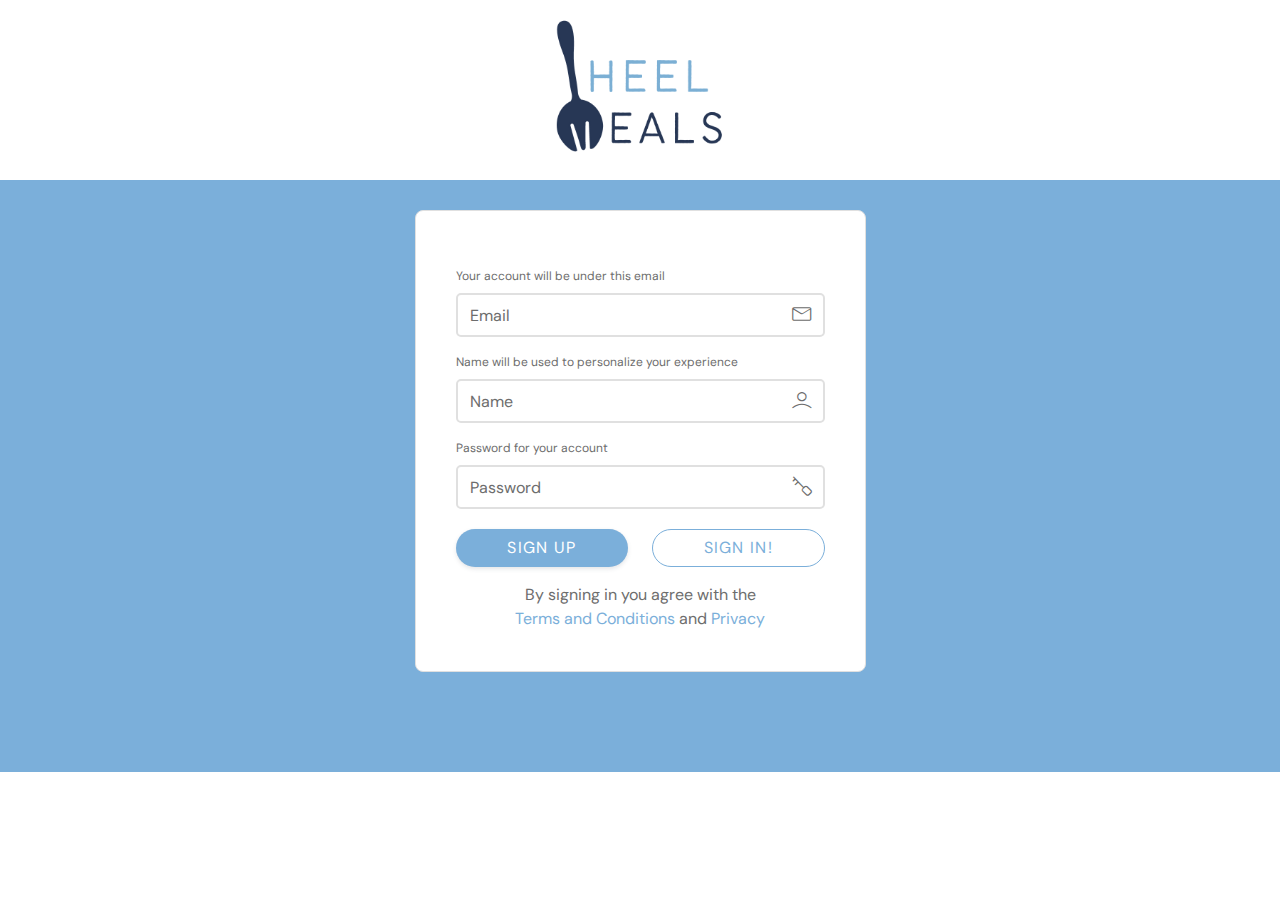
<file: index.html>
<!--====== SIGNIN ONE PART START ======-->

<head>
   <meta charset="utf-8" />
   <meta http-equiv="x-ua-compatible" content="ie=edge" />
   <link rel="shortcut icon" href="assets/images/favicon.ico" type="image/png" />
   <link rel="stylesheet" href="assets/css/starter.css" />
   <link rel="stylesheet" href="assets/css/tiny-slider.css" />
   <link rel="stylesheet" href="assets/css/bootstrap.min.css" />
   <link rel="stylesheet" href="assets/css/LineIcons.3.0.css" />
   <link rel="stylesheet" href="assets/css/animate.css" />
   <link rel="stylesheet" href="assets/css/glightbox.min.css" />
   <link rel="stylesheet" href="assets/css/login.css" />
   <link rel="stylesheet" href="assets/css/main.css" />
   <link rel="shortcut icon" type="image/x-icon" href="EALS.png" />
</head>
<!--====== SIGNIN ONE PART START ======-->

<body style="background-color:white;">
   <img src="EALS.png" alt="HEEL MEALS LOGO" class="logo">
   <section class="signin-area signin-one">
      <div class="container" background="blue">
         <div class="row justify-content-center">
            <div class="col-lg-5">
               <form action="#">
                  <div class="signin-form form-style-two rounded-buttons">
                     <div class="row">
                        <div class="col-md-12">
                           <div class="form-input">
                              <label>Your account will be under this email</label>
                              <div class="input-items default">
                                 <input type="text" placeholder="Email" />
                                 <i class="lni lni-envelope"></i>
                              </div>
                           </div>
                           <!-- form input -->
                        </div>
                        <div class="col-md-12">
                           <div class="form-input">
                              <label>
                                 Name will be used to personalize your experience
                              </label>
                              <div class="input-items default">
                                 <input type="text" placeholder="Name" />
                                 <i class="lni lni-user"></i>
                              </div>
                           </div>
                           <!-- form input -->
                        </div>
                        <div class="col-md-12">
                           <div class="form-input">
                              <label>Password for your account</label>
                              <div class="input-items default">
                                 <input type="password" placeholder="Password" />
                                 <i class="lni lni-key"></i>
                              </div>
                           </div>
                           <!-- form input -->
                        </div>
                        <div class="col-md-6">
                           <div class="form-input rounded-buttons">
                              <button style="color:white;" class="btn primary-btn rounded-full" submit">
                                 <a href="mealplan.html">Sign Up</a>
                              </button>
                           </div>
                           <!-- form input -->
                        </div>
                        <div class="col-md-6">
                           <div class="form-input rounded-buttons">
                              <button class="btn primary-btn-outline rounded-full" type="submit">
                                 Sign In!
                              </button>
                           </div>
                           <!-- form input -->
                        </div>
                        <div class="col-md-12">
                           <div class="form-input text-center">
                              <p class="text">
                                 By signing in you agree with the
                                 <a href="javascript:void(0)">Terms and Conditions</a>
                                 and
                                 <a href="javascript:void(0)">Privacy</a>
                              </p>
                           </div>
                           <!-- form input -->
                        </div>
                     </div>
                  </div>
                  <!-- signin form -->
               </form>
            </div>
         </div>
         <!-- row -->
      </div>
      <!-- container -->
</body>
</section>
<!--====== SIGNIN ONE PART ENDS ======-->
</file>
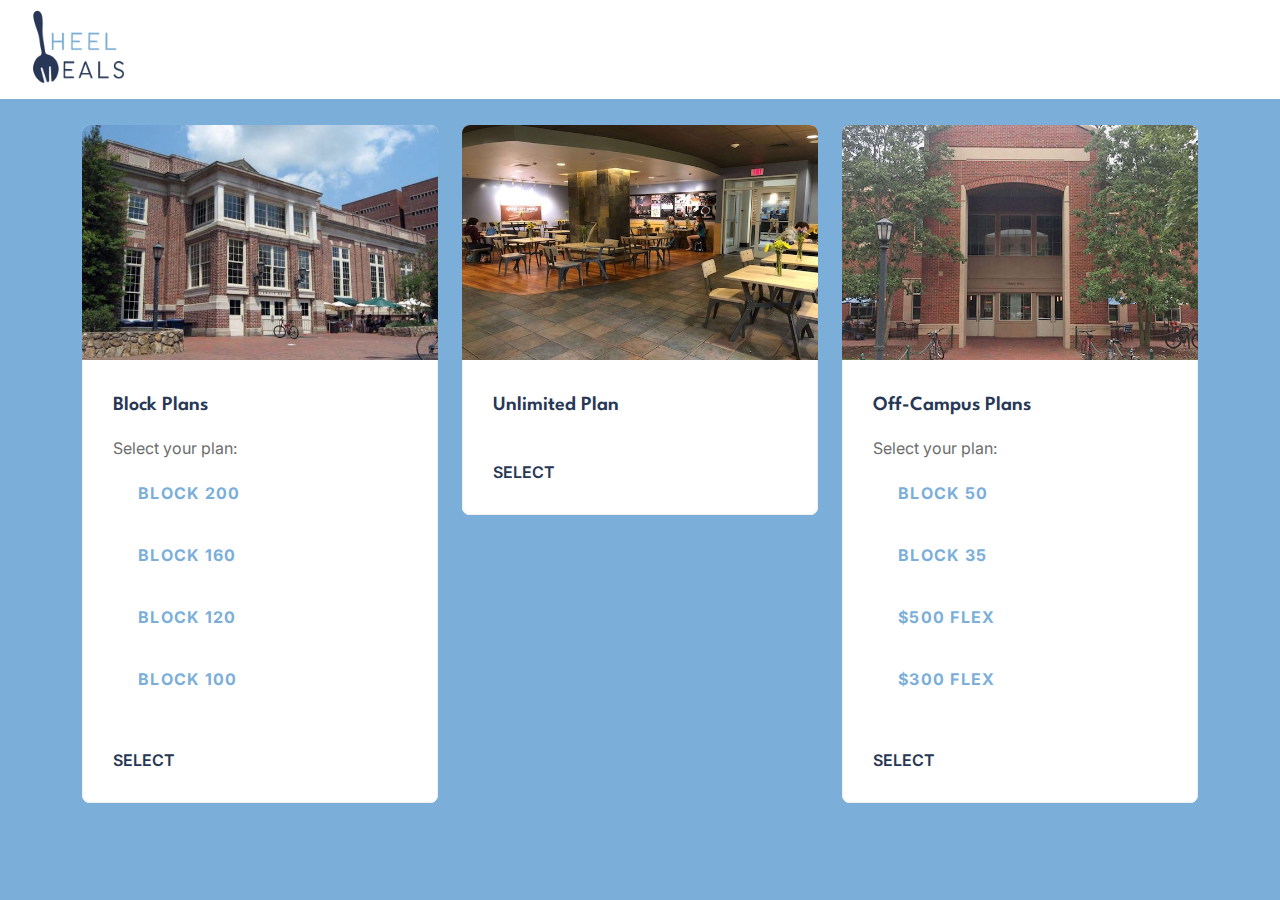
<file: mealplan.html>
<head>
   <meta charset="utf-8" />
   <meta http-equiv="x-ua-compatible" content="ie=edge" />
   <link rel="shortcut icon" href="assets/images/favicon.ico" type="image/png" />
   <link rel="stylesheet" href="assets/css/tiny-slider.css" />
   <link rel="stylesheet" href="assets/css/bootstrap.min.css" />
   <link rel="stylesheet" href="assets/css/LineIcons.3.0.css" />
   <link rel="stylesheet" href="assets/css/animate.css" />
   <link rel="stylesheet" href="assets/css/glightbox.min.css" />
   <link rel="stylesheet" href="assets/css/mealplan.css" />
   <link rel="stylesheet" href="assets/css/main.css" />
   <link rel="stylesheet" href="assets/css/buttons.css" />
   <link rel="stylesheet" href="assets/css/starter.css" />
   <link rel="shortcut icon" type="image/x-icon" href="EALS.png" />
</head>

<!--====== BLOG PART START ======-->
<section class="blog-area pb-5">

   <div class="header" style="background-color: white;">
      <img src="EALS.png" alt="HEEL MEALS LOGO" class="logo">
   </div>

   <body style="background-color: var(--primary);"></body>
   <div class="container">
      <div class="row justify-content-center">
         <div class="col-lg-4 col-md-8 col-sm-10">
            <div class="single-blog blog-style-one" style="background-color: white; border-radius: 8px 8px;">
               <div class="blog-image">
                  <a href="javascript:void(0)"><img src=assets/images/Lenoir.jpeg alt="Lenoir" /></a>
               </div>
               <div class="blog-content">
                  <h5 class="blog-title">
                     <a href="javascript:void(0)">
                        Block Plans
                     </a>
                  </h5>
                  <p class="text">
                     Select your plan:
                  </p>
                  <ul>
                     <li class="me-3 mb-3">
                        <a href="javascript:void(0)" class="btn primary-btn-outline"> Block 200 </a>
                     </li>
                     <li class="me-3 mb-3">
                        <a href="javascript:void(0)" class="btn primary-btn-outline"> Block 160 </a>
                     </li>
                     <li class="me-3 mb-3">
                        <a href="javascript:void(0)" class="btn primary-btn-outline"> Block 120 </a>
                     </li>
                     <li class="me-3 mb-3">
                        <a href="javascript:void(0)" class="btn primary-btn-outline"> Block 100 </a>
                     </li>
                  </ul>
                  <a class="more" href="meals.html">SELECT</a>
               </div>
            </div>
            <!-- single blog -->
         </div>
         <div class="col-lg-4 col-md-8 col-sm-10">
            <div class="single-blog blog-style-one" style="background-color: white; border-radius: 8px 8px;">
               <div class="blog-image">
                  <a href="javascript:void(0)"><img src=assets/images/Port-City_Java.jpeg alt="Port City Java" /></a>
               </div>
               <div class="blog-content">
                  <h5 class="blog-title">
                     <a href="javascript:void(0)">
                        Unlimited Plan
                     </a>
                  </h5>
                  <a class="more" href="meals.html">SELECT</a>
               </div>
            </div>
            <!-- single blog -->
         </div>
         <div class="col-lg-4 col-md-8 col-sm-10">
            <div class="single-blog blog-style-one" style="background-color: white; border-radius: 8px 8px;">
               <div class="blog-image">
                  <a href="javascript:void(0)"><img src=assets/images/Chase.jpeg alt="Chase" /></a>
               </div>
               <div class="blog-content">
                  <h5 class="blog-title">
                     <a href="javascript:void(0)">
                        Off-Campus Plans
                     </a>
                  </h5>
                  <p class="text">
                     Select your plan:
                  </p>
                  <ul>
                     <li class="me-3 mb-3">
                        <a href="javascript:void(0)" class="btn primary-btn-outline"> Block 50 </a>
                     </li>
                     <li class="me-3 mb-3">
                        <a href="javascript:void(0)" class="btn primary-btn-outline"> Block 35 </a>
                     </li>
                     <li class="me-3 mb-3">
                        <a href="javascript:void(0)" class="btn primary-btn-outline"> $500 Flex </a>
                     </li>
                     <li class="me-3 mb-3">
                        <a hregf="javascript:void(0)" class="btn primary-btn-outline"> $300 Flex </a>
                     </li>
                  </ul>
                  <a class="more" href="meal.html">SELECT</a>
               </div>
            </div>
            <!-- single blog -->
         </div>
      </div>
      <!-- row -->
   </div>
   <!-- container -->
</section>
<!--====== BLOG PART ENDS ======-->
</file>
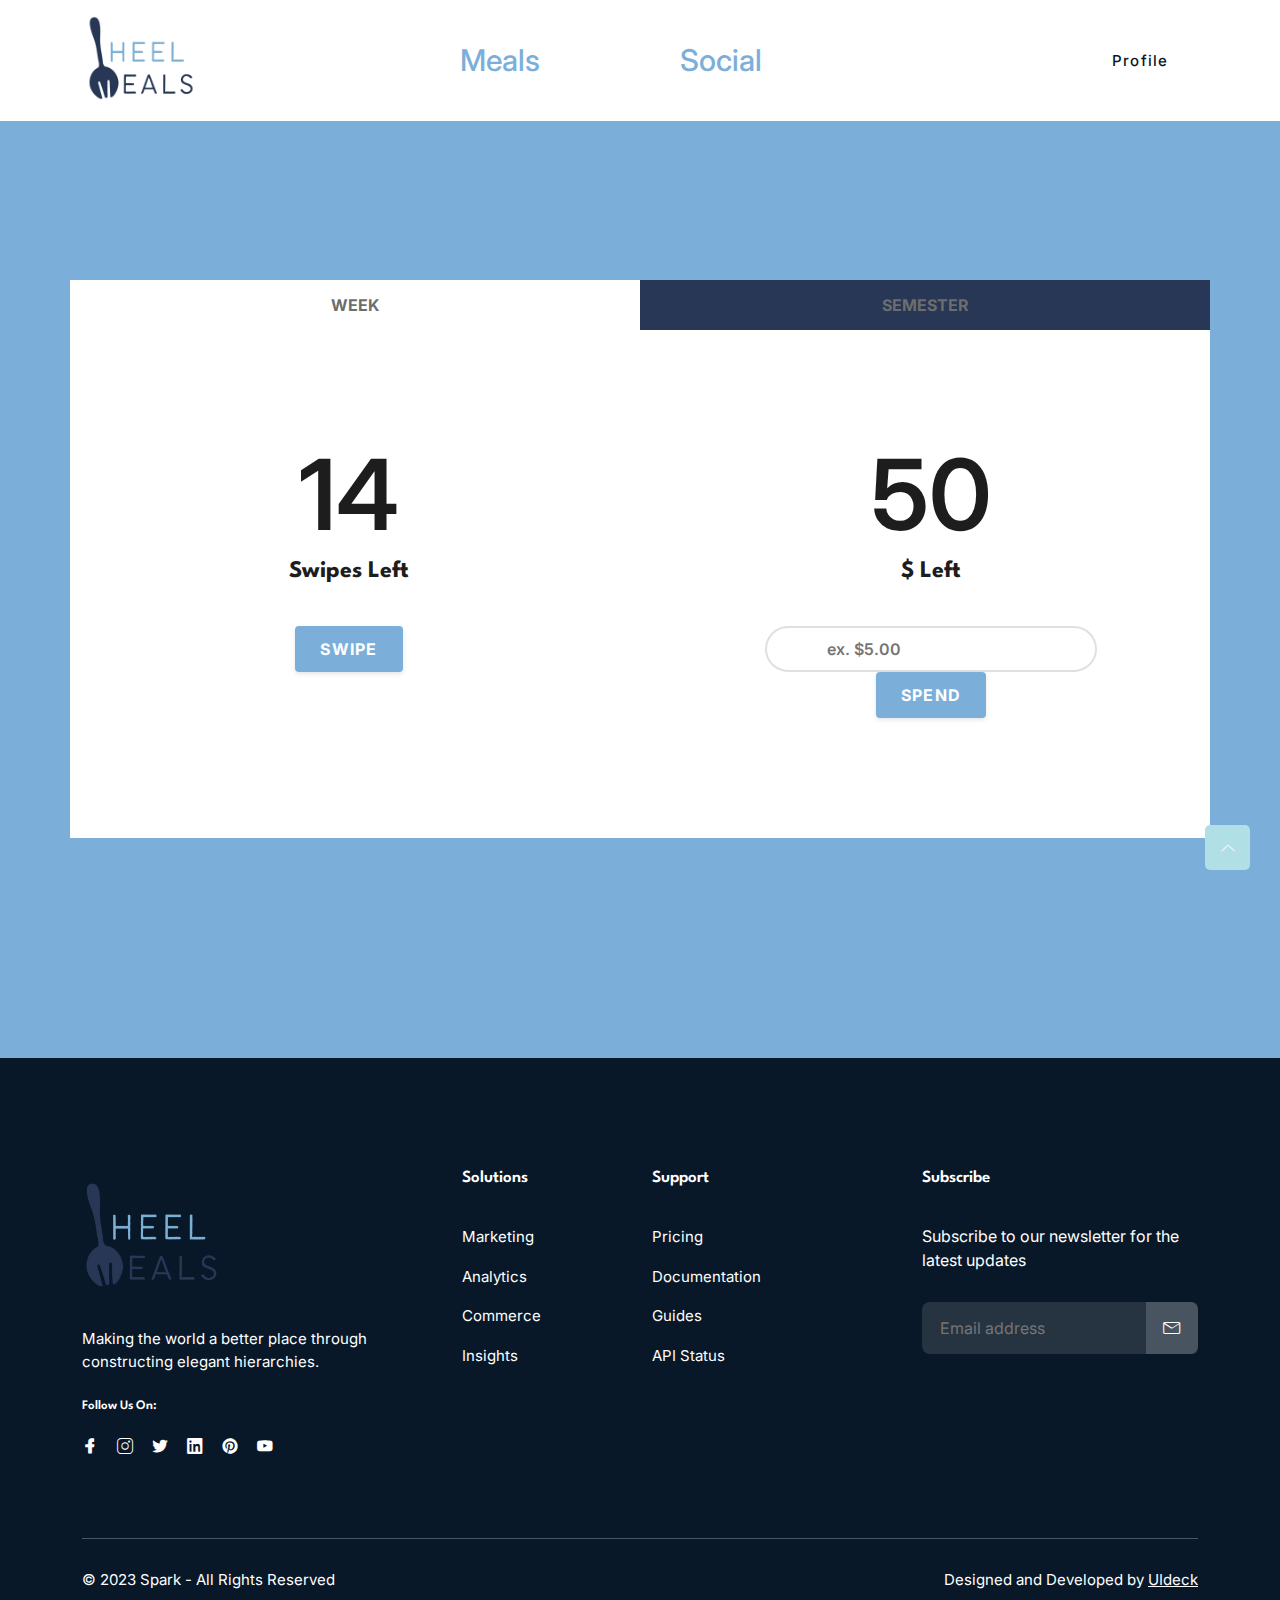
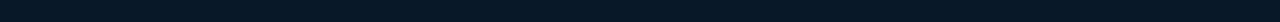
<file: meals.html>
<!DOCTYPE html>
<html class="no-js" lang="zxx">

<head>
    <meta charset="utf-8" />
    <meta http-equiv="x-ua-compatible" content="ie=edge" />
    <meta charset="utf-8" />
    <meta http-equiv="x-ua-compatible" content="ie=edge" />
    <title>Heelmeals.</title>
    <meta name="description" content="" />
    <meta name="viewport" content="width=device-width, initial-scale=1" />
    <link rel="shortcut icon" type="image/x-icon" href="assets/images/favicon.svg" />

    <!-- ========================= CSS here ========================= -->
    <link rel="stylesheet" href="assets/css/meals.css" />
    <link rel="stylesheet" href="assets/css/bootstrap.min.css" />
    <link rel="stylesheet" href="assets/css/LineIcons.3.0.css" />
    <link rel="stylesheet" href="assets/css/animate.css" />
    <link rel="stylesheet" href="assets/css/tiny-slider.css" />
    <link rel="stylesheet" href="assets/css/glightbox.min.css" />
    <link rel="stylesheet" href="assets/css/main.css" />
    <link rel="stylesheet" href="assets/css/tabs.css" />
    <link rel="stylesheet" href="assets/css/starter.css" />
    <link rel="stylesheet" href="assets/css/count.css" />


    <script>
        function swipe() {
            var number = parseFloat(document.getElementById("swipe").innerHTML);
            document.getElementById("swipe").innerHTML = number - 1;
        }

        function spend() {
            var input = document.getElementById("budget_input").value;
            document.getElementById("budget").innerHTML = parseFloat(document.getElementById("budget").innerHTML) - input;
        }

        function updateSemester() {
            document.getElementById("semester_swipe").innerHTML = 186 + parseFloat(document.getElementById("swipe").innerHTML);
            document.getElementById("semester_budget").innerHTML = 650 + parseFloat(document.getElementById("budget").innerHTML)
        }

    </script>

</head>

<body>
    <!--[if lte IE 9]>
      <p class="browserupgrade">
        You are using an <strong>outdated</strong> browser. Please
        <a href="https://browsehappy.com/">upgrade your browser</a> to improve
        your experience and security.
      </p>
    <![endif]-->

    <!-- Preloader -->
    <div class="preloader">
        <div class="preloader-inner">
            <div class="preloader-icon">
                <span></span>
                <span></span>
            </div>
        </div>
    </div>
    <!-- /End Preloader -->

    <!-- Start Header Area -->

    <header class="header navbar-area" style="background-color: white; padding-left: 1px">
        <div class="container">
            <div class="row align-items-center">
                <div class="col-lg-12">
                    <div class="nav-inner">
                        <!-- Start Navbar -->
                        <nav class="navbar navbar-expand-lg" style="background-color: white; padding-left: 1px">
                            <a class="navbar-brand" href="index.html"
                                style="background-color: white; padding-left: 1px">
                                <img src="EALS.png" alt="Logo"
                                    style="max-width: 80%; max-height: 80%; padding-left: 1px;" class="logo">
                            </a>
                            <button class="navbar-toggler mobile-menu-btn" type="button" data-bs-toggle="collapse"
                                data-bs-target="#navbarSupportedContent" aria-controls="navbarSupportedContent"
                                aria-expanded="false" aria-label="Toggle navigation">
                                <span class="toggler-icon"></span>
                                <span class="toggler-icon"></span>
                                <span class="toggler-icon"></span>
                            </button>
                            <div class="collapse navbar-collapse sub-menu-bar" id="navbarSupportedContent">
                                <ul id="nav" class="navbar-nav ms-auto">
                                    <li class="nav-item">
                                        <a href="meals.html" class="active" aria-label="Toggle navigation"
                                            style="color: var(--primary); font-size: 30px; padding-right: 100px">Meals</a>
                                    </li>
                                    <li class="nav-item" style="background-color: white;">
                                        <a href="social.html" aria-label="Toggle navigation"
                                            style="color: var(--primary); font-size: 30px; padding-right: 100px">Social</a>
                                    </li>
                                </ul>
                            </div> <!-- navbar collapse -->
                            <div class="button home-btn">
                                <a href="signup.html" class="btn">Profile</a>
                            </div>
                        </nav>
                        <!-- End Navbar -->
                    </div>
                </div>
            </div> <!-- row -->
        </div> <!-- container -->
    </header>
    <!-- End Header Area -->

    <!-- Start Hero Area -->
    <section class="hero-area">
        <div class="container" style="color: teal;">
            <div class="row align-items-center">
                <div class="hero-content">
                    <div class="tabs">
                        <div class="single-tabs tabs-one">
                            <ul class="nav nav-justified" id="myTab" role="tablist">
                                <li class="nav-item" style="background-color: var(--primary-dark);">
                                    <a class="active" id="tab-one-one-tab" data-bs-toggle="tab" href="#tab-one-one"
                                        role="tab" aria-controls="tab-one-one" aria-selected="true">WEEK</a>
                                </li>
                                <li class="nav-item">
                                    <a id="tab-one-two-tab" data-bs-toggle="tab" href="#tab-one-two" role="tab"
                                        aria-controls="tab-one-two" aria-selected="false"
                                        onclick="updateSemester()">SEMESTER</a>
                                </li>
                            </ul>
                            <div class="tab-content" id="myTabContent">
                                <div class="tab-pane fade show active" id="tab-one-one" role="tabpanel"
                                    aria-labelledby="tab-one-one-tab">
                                    <div class="col-lg-100 col-14">
                                        <div class="hero-image wow fadeInRight" data-wow-delay=".4s">
                                            <div class="row">
                                                <div class="column">
                                                    <!--====== ERROR PART START ======-->
                                                    <section class="error-area error-one">
                                                        <div class="container">
                                                            <div class="row justify-content-center">
                                                                <div class="col-xxl-7 col-xl-8 col-lg-8">
                                                                    <div class="error-content text-center">
                                                                        <span class="error-404" id="swipe">14</span>
                                                                        <h5 class="sub-title">Swipes Left</h5>
                                                                        <div class="error-form">
                                                                            <a class="btn primary-btn"
                                                                                onclick="swipe()" onload="swipe"> Swipe
                                                                            </a>
                                                                        </div>
                                                                    </div>
                                                                    <!-- row -->
                                                                </div>
                                                                <!-- container -->
                                                    </section>
                                                    <!--====== ERROR PART ENDS ======-->
                                                </div>
                                                <div class="column">
                                                    <!--====== ERROR PART START ======-->
                                                    <section class="error-area error-one">
                                                        <div class="container">
                                                            <div class="row justify-content-center">
                                                                <div class="col-xxl-7 col-xl-8 col-lg-8">
                                                                    <div class="error-content text-center">
                                                                        <span class="error-404" id="budget">50</span>
                                                                        <h5 class="sub-title">$ Left</h5>
                                                                        <div class="error-form">
                                                                            <input type="text" id="budget_input"
                                                                                placeholder="ex. $5.00" />
                                                                            <a onclick="spend()"
                                                                                class="btn primary-btn"> Spend </a>
                                                                        </div>
                                                                        <!-- error content -->
                                                                    </div>
                                                                </div>
                                                                <!-- row -->
                                                            </div>
                                                            <!-- container -->
                                                    </section>
                                                    <!--====== ERROR PART ENDS ======-->
                                                </div>
                                            </div>
                                        </div>
                                    </div>
                                </div>
                                <div class="tab-pane fade" id="tab-one-two" role="tabpanel"
                                    aria-labelledby="tab-one-two-tab">
                                    <div class="col-lg-100 col-12">
                                        <div class="hero-image wow fadeInRight" data-wow-delay=".4s">
                                            <div class="row">
                                                <div class="column">
                                                    <!--====== ERROR PART START ======-->
                                                    <section class="error-area error-one">
                                                        <div class="container">
                                                            <div class="row justify-content-center">
                                                                <div class="col-xxl-7 col-xl-8 col-lg-8">
                                                                    <div class="error-content text-center">
                                                                        <span class="error-404"
                                                                            id="semester_swipe">200</span>
                                                                        <h5 class="sub-title">Swipes Left</h5>
                                                                        <!-- <div class="error-form">
                                                                            <a href="javascript:void(0)"
                                                                                class="btn primary-btn"> Swipe </a>
                                                                        </div> -->
                                                                    </div>
                                                                    <!-- error content -->
                                                                </div>
                                                            </div>
                                                            <!-- row -->
                                                        </div>
                                                        <!-- container -->
                                                    </section>
                                                    <!--====== ERROR PART ENDS ======-->
                                                </div>
                                                <div class="column">
                                                    <section class="error-area error-one">
                                                        <div class="container">
                                                            <div class="row justify-content-center">
                                                                <div class="col-xxl-7 col-xl-8 col-lg-8">
                                                                    <div class="error-content text-center">
                                                                        <span class="error-404"
                                                                            id="semester_budget">$50</span>
                                                                        <h5 class="sub-title">$ Left</h5>
                                                                        <!-- <div class="error-form">
                                                                            <input type="text"
                                                                                placeholder="ex. $5.00" />
                                                                            <a href="javascript:void(0)"
                                                                                class="btn primary-btn"> Spend </a>
                                                                        </div> -->
                                                                    </div>
                                                                    <!-- error content -->
                                                                </div>
                                                            </div>
                                                            <!-- row -->
                                                            <!-- container -->
                                                    </section>
                                                </div>
                                            </div>
                                        </div>
                                    </div>
                                </div>
                            </div>
                        </div>
                        <!-- tabs one -->
                    </div>
                </div>
            </div>
        </div>
        </div>
    </section>
    <!-- End Hero Area -->

    <!-- Start Footer Area -->
    <footer class="footer section">
        <!-- Start Footer Top -->
        <div class="footer-top">
            <div class="container">
                <div class="inner-content">
                    <div class="row">
                        <div class="col-lg-4 col-md-6 col-12">
                            <!-- Single Widget -->
                            <div class="single-footer f-about">
                                <div class="logo">
                                    <a href="index.html">
                                        <img src="EALS.png" alt="#">
                                    </a>
                                </div>
                                <p>Making the world a better place through constructing elegant hierarchies.</p>
                                <h4 class="social-title">Follow Us On:</h4>
                                <ul class="social">
                                    <li><a href="javascript:void(0)"><i class="lni lni-facebook-filled"></i></a></li>
                                    <li><a href="javascript:void(0)"><i class="lni lni-instagram"></i></a></li>
                                    <li><a href="javascript:void(0)"><i class="lni lni-twitter-original"></i></a></li>
                                    <li><a href="javascript:void(0)"><i class="lni lni-linkedin-original"></i></a></li>
                                    <li><a href="javascript:void(0)"><i class="lni lni-pinterest"></i></a></li>
                                    <li><a href="javascript:void(0)"><i class="lni lni-youtube"></i></a></li>
                                </ul>
                            </div>
                            <!-- End Single Widget -->
                        </div>
                        <div class="col-lg-2 col-md-6 col-12">
                            <!-- Single Widget -->
                            <div class="single-footer f-link">
                                <h3>Solutions</h3>
                                <ul>
                                    <li><a href="javascript:void(0)">Marketing</a></li>
                                    <li><a href="javascript:void(0)">Analytics</a></li>
                                    <li><a href="javascript:void(0)">Commerce</a></li>
                                    <li><a href="javascript:void(0)">Insights</a></li>
                                </ul>
                            </div>
                            <!-- End Single Widget -->
                        </div>
                        <div class="col-lg-2 col-md-6 col-12">
                            <!-- Single Widget -->
                            <div class="single-footer f-link">
                                <h3>Support</h3>
                                <ul>
                                    <li><a href="javascript:void(0)">Pricing</a></li>
                                    <li><a href="javascript:void(0)">Documentation</a></li>
                                    <li><a href="javascript:void(0)">Guides</a></li>
                                    <li><a href="javascript:void(0)">API Status</a></li>
                                </ul>
                            </div>
                            <!-- End Single Widget -->
                        </div>
                        <div class="col-lg-4 col-md-6 col-12">
                            <!-- Single Widget -->
                            <div class="single-footer newsletter">
                                <h3>Subscribe</h3>
                                <p>Subscribe to our newsletter for the latest updates</p>
                                <form action="#" method="get" target="_blank" class="newsletter-form">
                                    <input name="EMAIL" placeholder="Email address" required="required" type="email">
                                    <div class="button">
                                        <button class="sub-btn"><i class="lni lni-envelope"></i>
                                        </button>
                                    </div>
                                </form>
                            </div>
                            <!-- End Single Widget -->
                        </div>
                    </div>
                </div>
            </div>
        </div>
        <!--/ End Footer Top -->
        <!-- Start Copyright Area -->
        <div class="copyright-area">
            <div class="container">
                <div class="inner-content">
                    <div class="row">
                        <div class="col-lg-6 col-md-6 col-12">
                            <p class="copyright-text">© 2023 Spark - All Rights Reserved</p>
                        </div>
                        <div class="col-lg-6 col-md-6 col-12">
                            <p class="copyright-owner">Designed and Developed by <a href="https://uideck.com/"
                                    rel="nofollow" target="_blank">UIdeck</a>
                        </div>
                    </div>
                </div>
            </div>
        </div>
        <!-- End Copyright Area -->
    </footer>
    <!--/ End Footer Area -->

    <!-- ========================= scroll-top ========================= -->
    <a href="#" class="scroll-top">
        <i class="lni lni-chevron-up"></i>
    </a>

    <!-- ========================= JS here ========================= -->
    <script src="assets/js/bootstrap.min.js"></script>
    <script src="assets/js/wow.min.js"></script>
    <script src="assets/js/tiny-slider.js"></script>
    <script src="assets/js/glightbox.min.js"></script>
    <script src="assets/js/count-up.min.js"></script>
    <script src="assets/js/main.js"></script>
    <script>

        //========= testimonial 
        tns({
            container: '.testimonial-slider',
            items: 3,
            slideBy: 'page',
            autoplay: false,
            mouseDrag: true,
            gutter: 0,
            nav: true,
            controls: false,
            responsive: {
                0: {
                    items: 1,
                },
                540: {
                    items: 1,
                },
                768: {
                    items: 2,
                },
                992: {
                    items: 2,
                },
                1170: {
                    items: 3,
                }
            }
        });

        //====== counter up 
        var cu = new counterUp({
            start: 0,
            duration: 2000,
            intvalues: true,
            interval: 100,
            append: " ",
        });
        cu.start();

        //========= glightbox
        GLightbox({
            'href': 'https://www.youtube.com/watch?v=r44RKWyfcFw&fbclid=IwAR21beSJORalzmzokxDRcGfkZA1AtRTE__l5N4r09HcGS5Y6vOluyouM9EM',
            'type': 'video',
            'source': 'youtube', //vimeo, youtube or local
            'width': 900,
            'autoplayVideos': true,
        });

    </script>
</body>

</html>
</file>
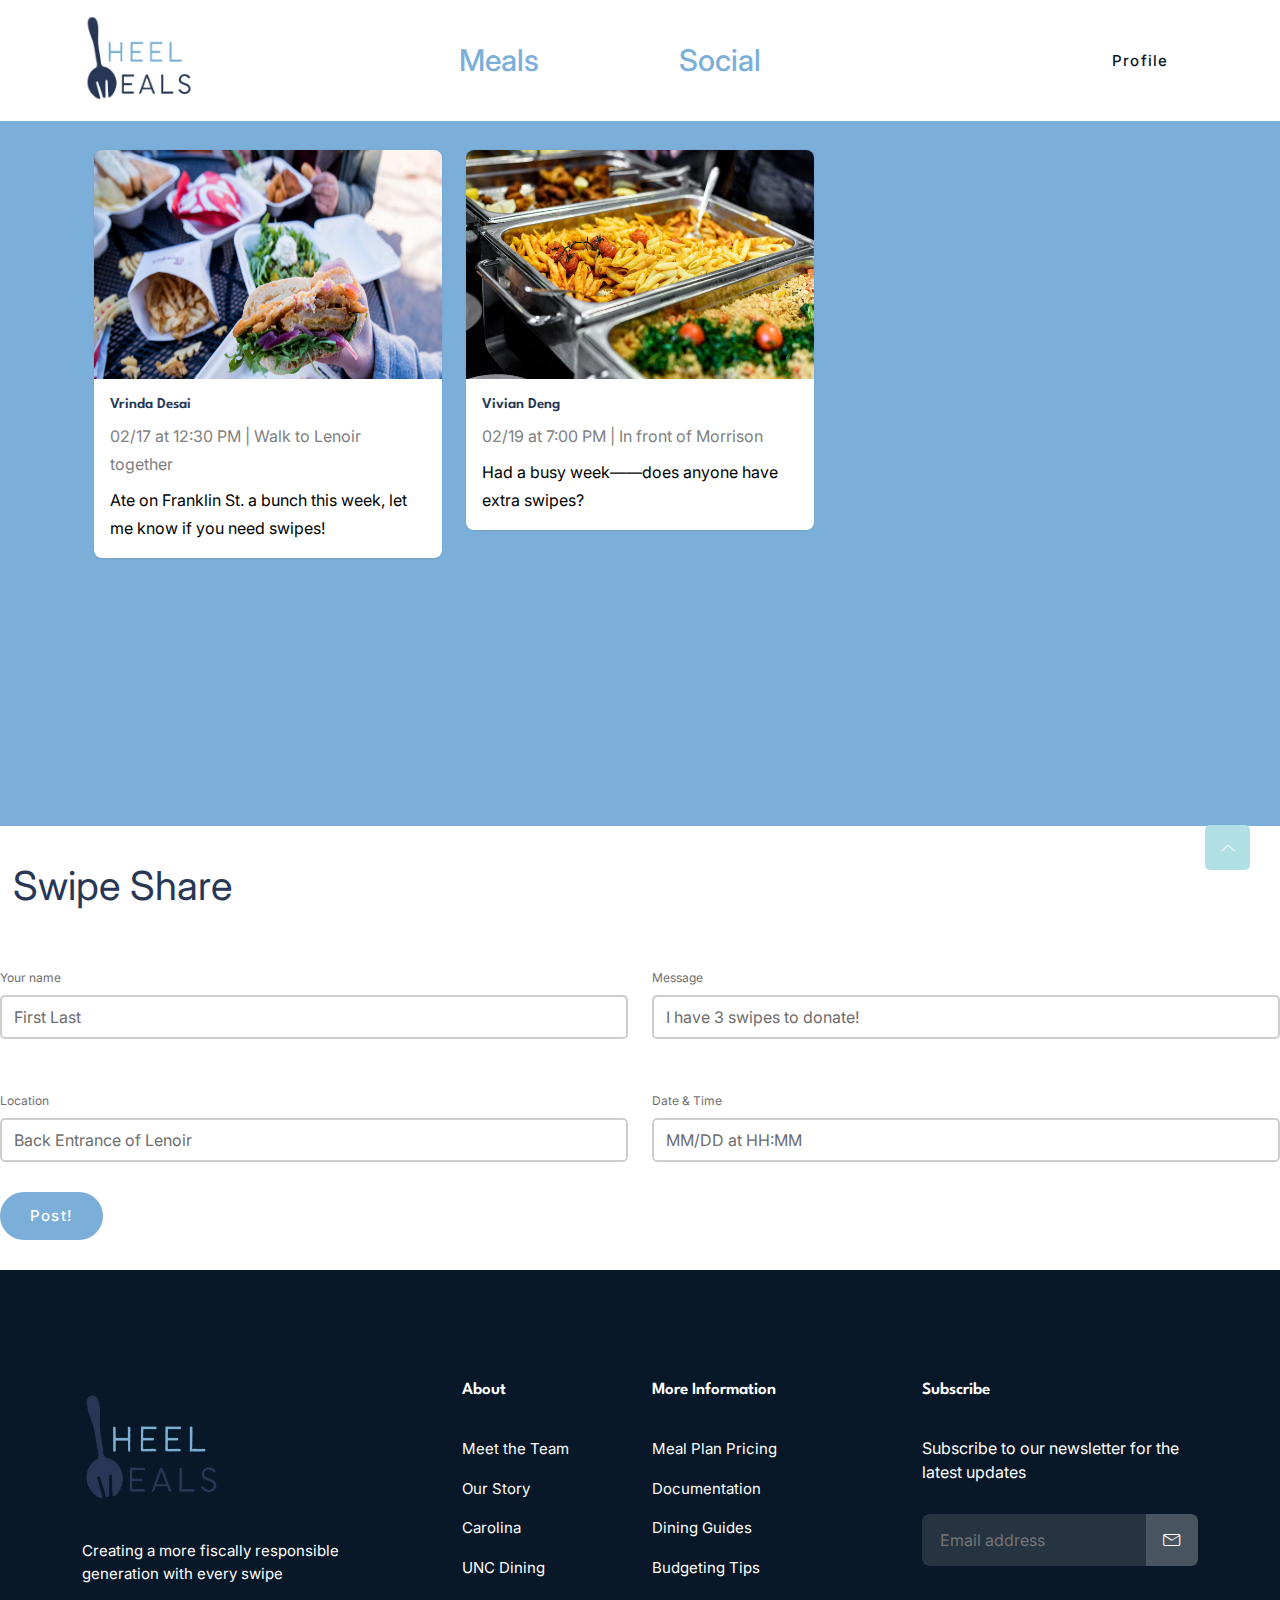
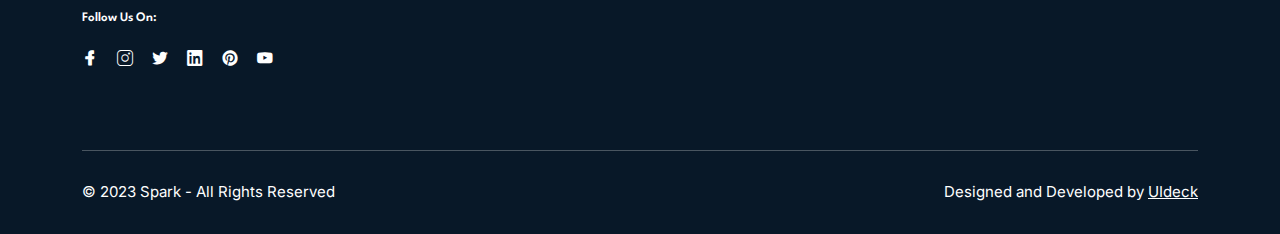
<file: social.html>
<!DOCTYPE html>
<html class="no-js" lang="zxx">

<head>
    <meta charset="utf-8" />
    <meta http-equiv="x-ua-compatible" content="ie=edge" />
    <meta charset="utf-8" />
    <meta http-equiv="x-ua-compatible" content="ie=edge" />
    <title>Heelmeals</title>
    <meta name="description" content="" />
    <meta name="viewport" content="width=device-width, initial-scale=1" />
    <link rel="shortcut icon" type="image/x-icon" href="EALS.png" />

    <!-- ========================= CSS here ========================= -->
    <link rel="stylesheet" href="assets/css/bootstrap.min.css" />
    <link rel="stylesheet" href="assets/css/LineIcons.3.0.css" />
    <link rel="stylesheet" href="assets/css/animate.css" />
    <link rel="stylesheet" href="assets/css/tiny-slider.css" />
    <link rel="stylesheet" href="assets/css/glightbox.min.css" />
    <link rel="stylesheet" href="assets/css/main.css" />
    <link rel="stylesheet" href="assets/css/tabs.css" />
    <link rel="stylesheet" href="assets/css/starter.css" />
    <link rel="stylesheet" href="assets/css/social.css" />

    <script>
        function post() {
            document.getElementById("display_card").style.display = 'block';
            var name = document.getElementById("name_input").value;
            var invite = document.getElementById("invite_input").value;
            var location = document.getElementById("location_input").value;
            var date = document.getElementById("date_input").value;
            document.getElementById("name_input").value = "";
            document.getElementById("invite_input").value = "";
            document.getElementById("location_input").value = "";
            document.getElementById("date_input").value = "";
            alert("Thank you for your contribution!");
            document.getElementById("name").innerHTML = name;
            document.getElementById("invite").innerHTML = invite;
            document.getElementById("location").innerHTML = date + "  |  " + location;

            //   document.getElementById("img_test").src = 'assets/img/property/house-5.jpg';
        }

    </script>

</head>

<body>
    <!-- Preloader -->
    <div class="preloader">
        <div class="preloader-inner">
            <div class="preloader-icon">
                <span></span>
                <span></span>
            </div>
        </div>
    </div>
    <!-- /End Preloader -->

    <!-- Start Header Area -->
    <header class="header navbar-area" style="background-color: white; padding-left: 1px">
        <div class="container">
            <div class="row align-items-center">
                <div class="col-lg-12">
                    <div class="nav-inner">
                        <!-- Start Navbar -->
                        <nav class="navbar navbar-expand-lg">
                            <a class="navbar-brand" href="index.html">
                                <img src="EALS.png" alt="Logo"
                                    style="max-width: 80%; max-height: 80%; padding-left: 1px;">
                            </a>
                            <button class="navbar-toggler mobile-menu-btn" type="button" data-bs-toggle="collapse"
                                data-bs-target="#navbarSupportedContent" aria-controls="navbarSupportedContent"
                                aria-expanded="false" aria-label="Toggle navigation">
                                <span class="toggler-icon"></span>
                                <span class="toggler-icon"></span>
                                <span class="toggler-icon"></span>
                            </button>
                            <div class="collapse navbar-collapse sub-menu-bar" id="navbarSupportedContent">
                                <ul id="nav" class="navbar-nav ms-auto">
                                    <li class="nav-item">
                                        <a href="meals.html" aria-label="Toggle navigation"
                                            style="color: var(--primary); font-size: 30px; padding-right: 100px">Meals</a>
                                    </li>
                                    <li class="nav-item">
                                        <a href="social.html" class="active" aria-label="Toggle navigation"
                                            style="color: var(--primary); font-size: 30px; padding-right: 100px">Social</a>
                                    </li>
                                </ul>
                            </div> <!-- navbar collapse -->
                            <div class="button home-btn">
                                <a href="signup.html" class="btn">Profile</a>
                            </div>
                        </nav>
                        <!-- End Navbar -->
                    </div>
                </div>
            </div> <!-- row -->
        </div> <!-- container -->
    </header>
    <!-- End Header Area -->

    <!-- Start Hero Area -->
    <section class="hero-area">
        <div class="container">
            <div class="row align-items-center">
                <div class=" hero-content" style="padding-top: 120px;">
                    <!--====== CARD PART START ======-->
                    <section class="card-area pb-5">
                        <div class="container">
                            <div class="row justify-content-center">
                                <div class="col-lg-4 col-md-7 col-sm-9">
                                    <div class="single-card card-style-one">
                                        <div class="card-image">
                                            <img src="assets/images/chickfila.jpeg" alt="Image" />
                                        </div>
                                        <div class="card-content" style="background-color: white;" disabled="true">
                                            <h4 class="card-title">
                                                <a href="javascript:void(0)" style="color: var(--primary-dark);">Vrinda
                                                    Desai</a>
                                            </h4>
                                            <p class="text" style="color: grey;">
                                                02/17 at 12:30 PM | Walk to Lenoir together
                                            </p>
                                            <p class="text" style="color: black;">
                                                Ate on Franklin St. a bunch this week, let me know if you need swipes!
                                            </p>
                                        </div>
                                    </div>
                                    <!-- single-card -->
                                </div>
                                <!-- col -->
                                <div class="col-lg-4 col-md-7 col-sm-9">
                                    <div class="single-card card-style-one">
                                        <div class="card-image">
                                            <img src="assets/images/pasta.jpeg" alt="Image" />
                                        </div>
                                        <div class="card-content" style="background-color: white;">
                                            <h4 class="card-title">
                                                <a href="javascript:void(0)" style="color: var(--primary-dark);">Vivian
                                                    Deng</a>
                                            </h4>
                                            <p class="text" style="color: grey;">
                                                02/19 at 7:00 PM | In front of Morrison
                                            </p>
                                            <p class="text" style="color: black;">
                                                Had a busy week——does anyone have extra swipes?
                                            </p>
                                        </div>
                                    </div>
                                    <!-- col -->
                                </div>
                                    <div class="col-lg-4 col-md-7 col-sm-9">
                                        <div class="single-card card-style-one" id="display_card" style="display: none">
                                            <div class="card-image">
                                                <img src="assets/images/salad_bar.jpeg" alt="Image" />
                                            </div>
                                            <div class="card-content" style="background-color: white;">
                                                <h4 class="card-title">
                                                    <a href="javascript:void(0)" id="name"
                                                        style="color: var(--primary-dark);"></a>
                                                </h4>
                                                <p class="text" style="color: grey;" id="location">
                                                </p>
                                                <p class="text" style="color: black;" id="invite">
                                                </p>

                                            </div>
                                        </div>
                                        <!-- single-card -->
                                    </div>
                                    <!-- col -->
                                </div>
                                <!-- row -->
                            </div>
                            <!-- container -->
                    </section>
                    <!--====== CARD PART ENDS ======-->

    </section>
    <!-- End Hero Area -->
    <div class="form-style form-style-two">
        <div class="row" style="margin-top:30px; margin-left: 1px; color: var(--primary-dark)">
            <label style="font-size: 40px; color: var(--primary-dark);">Swipe Share</label>
        </div>
        <div class="row">
            <div class="col-lg">
                <div class="form-input mt-5">
                    <form action="#">
                        <label>Your name</label>
                        <div class="input-items default">
                            <input type="text" placeholder="First Last" id="name_input" />
                        </div>
                    </form>
                </div>
                <!-- form input -->
            </div>
            <div class="col-lg">
                <div class="form-input mt-5">
                    <form action="#">
                        <label>Message</label>
                        <div class="input-items default">
                            <input type="text" placeholder="I have 3 swipes to donate!" id="invite_input" />
                        </div>
                    </form>
                </div>
                <!-- form input -->
            </div>
        </div>
        <div class="row">
            <div class="col-lg">
                <div class="form-input mt-5 form-group">
                    <form action="#" data-toggle="validator">
                        <label>Location</label>
                        <div class="input-items default">
                            <input type="text" placeholder="Back Entrance of Lenoir" id="location_input"
                                data-error="Please enter your userid" required />
                        </div>
                    </form>
                </div>
                <!-- form input -->
            </div>
            <div class="col-lg">
                <div class="form-input mt-5">
                    <form action="#">
                        <label>Date & Time</label>
                        <div class="input-items default">
                            <input type="text" placeholder="MM/DD at HH:MM" id="date_input" />
                        </div>
                    </form>
                </div>
                <!-- form input -->
            </div>
        </div>
        <div class="row">
            <div class="col-lg">
                <div class="button" style="margin-bottom: 30px; margin-top:30px">
                    <a onclick="post()" class="btn">Post!
                    </a>
                </div>
            </div>
        </div>
        <!-- row -->
    </div>
    <!-- form-style -->
    </section>


    <!-- Start Footer Area -->
    <footer class="footer section">
        <!-- Start Footer Top -->
        <div class="footer-top">
            <div class="container">
                <div class="inner-content">
                    <div class="row">
                        <div class="col-lg-4 col-md-6 col-12">
                            <!-- Single Widget -->
                            <div class="single-footer f-about">
                                <div class="logo">
                                    <a href="index.html">
                                        <img src="EALS.png" alt="#">
                                    </a>
                                </div>
                                <p>Creating a more fiscally responsible generation with every swipe</p>
                                <h4 class="social-title">Follow Us On:</h4>
                                <ul class="social">
                                    <li><a href="javascript:void(0)"><i class="lni lni-facebook-filled"></i></a></li>
                                    <li><a href="javascript:void(0)"><i class="lni lni-instagram"></i></a></li>
                                    <li><a href="javascript:void(0)"><i class="lni lni-twitter-original"></i></a></li>
                                    <li><a href="javascript:void(0)"><i class="lni lni-linkedin-original"></i></a></li>
                                    <li><a href="javascript:void(0)"><i class="lni lni-pinterest"></i></a></li>
                                    <li><a href="javascript:void(0)"><i class="lni lni-youtube"></i></a></li>
                                </ul>
                            </div>
                            <!-- End Single Widget -->
                        </div>
                        <div class="col-lg-2 col-md-6 col-12">
                            <!-- Single Widget -->
                            <div class="single-footer f-link">
                                <h3>About</h3>
                                <ul>
                                    <li><a href="javascript:void(0)">Meet the Team</a></li>
                                    <li><a href="javascript:void(0)">Our Story</a></li>
                                    <li><a href="javascript:void(0)">Carolina</a></li>
                                    <li><a href="javascript:void(0)">UNC Dining</a></li>
                                </ul>
                            </div>
                            <!-- End Single Widget -->
                        </div>
                        <div class="col-lg-2 col-md-6 col-12">
                            <!-- Single Widget -->
                            <div class="single-footer f-link">
                                <h3>More Information</h3>
                                <ul>
                                    <li><a href="javascript:void(0)">Meal Plan Pricing</a></li>
                                    <li><a href="javascript:void(0)">Documentation</a></li>
                                    <li><a href="javascript:void(0)">Dining Guides</a></li>
                                    <li><a href="javascript:void(0)">Budgeting Tips</a></li>
                                </ul>
                            </div>
                            <!-- End Single Widget -->
                        </div>
                        <div class="col-lg-4 col-md-6 col-12">
                            <!-- Single Widget -->
                            <div class="single-footer newsletter">
                                <h3>Subscribe</h3>
                                <p>Subscribe to our newsletter for the latest updates</p>
                                <form action="#" method="get" target="_blank" class="newsletter-form">
                                    <input name="EMAIL" placeholder="Email address" required="required" type="email">
                                    <div class="button">
                                        <button class="sub-btn"><i class="lni lni-envelope"></i>
                                        </button>
                                    </div>
                                </form>
                            </div>
                            <!-- End Single Widget -->
                        </div>
                    </div>
                </div>
            </div>
        </div>
        <!--/ End Footer Top -->
        <!-- Start Copyright Area -->
        <div class="copyright-area">
            <div class="container">
                <div class="inner-content">
                    <div class="row">
                        <div class="col-lg-6 col-md-6 col-12">
                            <p class="copyright-text">© 2023 Spark - All Rights Reserved</p>
                        </div>
                        <div class="col-lg-6 col-md-6 col-12">
                            <p class="copyright-owner">Designed and Developed by <a href="https://uideck.com/"
                                    rel="nofollow" target="_blank">UIdeck</a>
                        </div>
                    </div>
                </div>
            </div>
        </div>
        <!-- End Copyright Area -->
    </footer>
    <!--/ End Footer Area -->

    <!-- ========================= scroll-top ========================= -->
    <a href="#" class="scroll-top">
        <i class="lni lni-chevron-up"></i>
    </a>

    <!-- ========================= JS here ========================= -->
    <script src="assets/js/bootstrap.min.js"></script>
    <script src="assets/js/wow.min.js"></script>
    <script src="assets/js/tiny-slider.js"></script>
    <script src="assets/js/glightbox.min.js"></script>
    <script src="assets/js/count-up.min.js"></script>
    <script src="assets/js/main.js"></script>
    <script>

        //========= testimonial 
        tns({
            container: '.testimonial-slider',
            items: 3,
            slideBy: 'page',
            autoplay: false,
            mouseDrag: true,
            gutter: 0,
            nav: true,
            controls: false,
            responsive: {
                0: {
                    items: 1,
                },
                540: {
                    items: 1,
                },
                768: {
                    items: 2,
                },
                992: {
                    items: 2,
                },
                1170: {
                    items: 3,
                }
            }
        });

        //====== counter up 
        var cu = new counterUp({
            start: 0,
            duration: 2000,
            intvalues: true,
            interval: 100,
            append: " ",
        });
        cu.start();

        //========= glightbox
        GLightbox({
            'href': 'https://www.youtube.com/watch?v=r44RKWyfcFw&fbclid=IwAR21beSJORalzmzokxDRcGfkZA1AtRTE__l5N4r09HcGS5Y6vOluyouM9EM',
            'type': 'video',
            'source': 'youtube', //vimeo, youtube or local
            'width': 900,
            'autoplayVideos': true,
        });

    </script>
</body>

</html>
</file>
<file: assets/css/starter.css>
@import url('https://fonts.googleapis.com/css2?family=Inter:wght@200;300;400;500;600;700;800;900&display=swap');
/*===========================
  COMMON css 
===========================*/
:root {
  --font-family: 'Inter', sans-serif;
  --primary: #7bafda;
  --primary-dark: #273755;
  --primary-light: #e2f1ff;
  --accent: #00d4d7;
  --accent-dark: #00bac1;
  --accent-light: #dff9f8;
  --success: #7bafda;
  --success-dark: #273755;
  --success-light: #eafbe7;
  --secondary: #8f15d5;
  --secondary-dark: #6013c7;
  --secondary-light: #f4e5fa;
  --info: #15b2d5;
  --info-dark: #0f8ca8;
  --info-light: #e0f5fa;
  --caution: #dbbb25;
  --caution-dark: #d58f15;
  --caution-light: #fbf9e4;
  --error: #e6185e;
  --error-dark: #bf1257;
  --error-light: #fce4eb;
  --black: #1d1d1d;
  --dark-1: #2d2d2d;
  --dark-2: #4d4d4d;
  --dark-3: #6d6d6d;
  --gray-1: #8d8d8d;
  --gray-2: #adadad;
  --gray-3: #cdcdcd;
  --gray-4: #e0e0e0;
  --light-1: #efefef;
  --light-2: #f5f5f5;
  --light-3: #fafafa;
  --white: #ffffff;
  --gradient-1: linear-gradient(180deg, #155bd5 0%, #1c3ab6 100%);
  --gradient-2: linear-gradient(180deg, #155bd5 13.02%, #00d4d7 85.42%);
  --gradient-3: linear-gradient(180deg, #155bd5 0%, #8f15d5 100%);
  --gradient-4: linear-gradient(180deg, #155bd5 0%, #7bafda 100%);
  --gradient-5: linear-gradient(180deg, #155bd5 0%, #15bbd5 100%);
  --gradient-6: linear-gradient(180deg, #155bd5 0%, #dbbb25 100%);
  --gradient-7: linear-gradient(180deg, #155bd5 0%, #e6185e 100%);
  --gradient-8: linear-gradient(180deg, #1c3ab6 0%, #00bac1 100%);
  --gradient-9: linear-gradient(180deg, #00d4d7 13.02%, #155bd5 85.42%);
  --shadow-1: 0px 0px 1px rgba(40, 41, 61, 0.08), 0px 0.5px 2px rgba(96, 97, 112, 0.16);
  --shadow-2: 0px 0px 1px rgba(40, 41, 61, 0.04), 0px 2px 4px rgba(96, 97, 112, 0.16);
  --shadow-3: 0px 0px 2px rgba(40, 41, 61, 0.04), 0px 4px 8px rgba(96, 97, 112, 0.16);
  --shadow-4: 0px 2px 4px rgba(40, 41, 61, 0.04), 0px 8px 16px rgba(96, 97, 112, 0.16);
  --shadow-5: 0px 2px 8px rgba(40, 41, 61, 0.04), 0px 16px 24px rgba(96, 97, 112, 0.16);
  --shadow-6: 0px 2px 8px rgba(40, 41, 61, 0.08), 0px 20px 32px rgba(96, 97, 112, 0.24);
}

body {
  font-family: var(--font-family);
  color: var(--black);
  font-size: 16px;
}
@media (max-width: 991px) {
  body {
    font-size: 14px;
  }
}

img {
  max-width: 100%;
}

a {
  display: inline-block;
}

a,
button,
a:hover,
a:focus,
input:focus,
textarea:focus,
button:focus {
  text-decoration: none;
  outline: none;
}

ul,
ol {
  margin: 0px;
  padding: 0px;
  list-style-type: none;
}

h1,
h2,
h3,
h4,
h5,
h6 {
  font-weight: 600;
  color: var(--black);
  margin: 0px;
}

h1,
.h1 {
  font-size: 2.75em;
  line-height: 1.25;
}

h2,
.h2 {
  font-size: 2.25em;
  line-height: 1.25;
}

h3,
.h3 {
  font-size: 1.75em;
  line-height: 1.25;
}

h4,
.h4 {
  font-size: 1.5em;
  line-height: 1.25;
}

h5,
.h5 {
  font-size: 1.25em;
  line-height: 1.25;
}

h6,
.h6 {
  font-size: 0.875em;
  line-height: 1.25;
}

.display-1 {
  font-size: 5.5em;
  line-height: 1.25;
}

.display-2 {
  font-size: 4.75em;
  line-height: 1.25;
}

.display-3 {
  font-size: 4em;
  line-height: 1.25;
}

.display-4 {
  font-size: 3.25em;
  line-height: 1.25;
}

p {
  font-size: 1em;
  font-weight: 400;
  line-height: 1.5;
  color: var(--dark-3);
  margin: 0px;
}

.text-small {
  font-size: 0.875em;
  line-height: 1.5;
}

.text-lg {
  font-size: 1.15em;
  line-height: 1.5;
}

.bg_cover {
  background-repeat: no-repeat;
  background-size: cover;
  background-position: center;
}

@media (max-width: 767px) {
  .container {
    padding-left: 20px;
    padding-right: 20px;
  }
}

.btn {
  font-weight: bold;
  font-size: 16px;
  line-height: 20px;
  text-align: center;
  letter-spacing: 0.08em;
  text-transform: uppercase;
  padding: 12px 24px;
  border-radius: 4px;
  border: 1px solid transparent;
}
.btn:hover {
  color: inherit;
}
.btn:focus {
  box-shadow: none;
  outline: none;
}
.btn.btn-lg {
  font-size: 1.15em;
  padding: 16px 24px;
}
.btn.btn-sm {
  padding: 8px 16px;
}
.btn.square {
  border-radius: 0px;
}
.btn.semi-rounded {
  border-radius: 12px;
}
.btn.rounded-full {
  border-radius: 50px;
}
.btn.icon-left span,
.btn.icon-left i {
  margin-right: 8px;
}
.btn.icon-right span,
.btn.icon-right i {
  margin-left: 8px;
}
.btn.icon-btn {
  width: 48px;
  height: 48px;
  padding: 0;
  line-height: 48px;
}
.btn.icon-btn.btn-lg {
  width: 56px;
  height: 56px;
  line-height: 56px;
}
.btn.icon-btn.btn-sm {
  width: 40px;
  height: 40px;
  line-height: 40px;
}
</file>
<file: assets/css/tiny-slider.css>
.tns-outer{padding:0!important}.tns-outer [hidden]{display:none!important}.tns-outer [aria-controls],.tns-outer [data-action]{cursor:pointer}.tns-slider{-webkit-transition:all 0s;-moz-transition:all 0s;transition:all 0s}.tns-slider>.tns-item{-webkit-box-sizing:border-box;-moz-box-sizing:border-box;box-sizing:border-box}.tns-horizontal.tns-subpixel{white-space:nowrap}.tns-horizontal.tns-subpixel>.tns-item{display:inline-block;vertical-align:top;white-space:normal}.tns-horizontal.tns-no-subpixel:after{content:'';display:table;clear:both}.tns-horizontal.tns-no-subpixel>.tns-item{float:left}.tns-horizontal.tns-carousel.tns-no-subpixel>.tns-item{margin-right:-100%}.tns-no-calc{position:relative;left:0}.tns-gallery{position:relative;left:0;min-height:1px}.tns-gallery>.tns-item{position:absolute;left:-100%;-webkit-transition:transform 0s,opacity 0s;-moz-transition:transform 0s,opacity 0s;transition:transform 0s,opacity 0s}.tns-gallery>.tns-slide-active{position:relative;left:auto!important}.tns-gallery>.tns-moving{-webkit-transition:all .25s;-moz-transition:all .25s;transition:all .25s}.tns-autowidth{display:inline-block}.tns-lazy-img{-webkit-transition:opacity .6s;-moz-transition:opacity .6s;transition:opacity .6s;opacity:.6}.tns-lazy-img.tns-complete{opacity:1}.tns-ah{-webkit-transition:height 0s;-moz-transition:height 0s;transition:height 0s}.tns-ovh{overflow:hidden}.tns-visually-hidden{position:absolute;left:-10000em}.tns-transparent{opacity:0;visibility:hidden}.tns-fadeIn{opacity:1;filter:alpha(opacity=100);z-index:0}.tns-normal,.tns-fadeOut{opacity:0;filter:alpha(opacity=0);z-index:-1}.tns-vpfix{white-space:nowrap}.tns-vpfix>div,.tns-vpfix>li{display:inline-block}.tns-t-subp2{margin:0 auto;width:310px;position:relative;height:10px;overflow:hidden}.tns-t-ct{width:2333.3333333%;width:-webkit-calc(100% * 70/3);width:-moz-calc(100% * 70/3);width:calc(100% * 70/3);position:absolute;right:0}.tns-t-ct:after{content:'';display:table;clear:both}.tns-t-ct>div{width:1.4285714%;width:-webkit-calc(100%/70);width:-moz-calc(100%/70);width:calc(100%/70);height:10px;float:left}
</file>
<file: assets/css/login.css>
.logo {
	display: block;
	margin-left: auto;
	margin-right: auto;
	padding-top: 1px;
	padding-bottom: 1px;
	max-width:20%;
	max-height:20%;
  }

a:link{
	color: white;
}

a:visited{
	color: white;
}

a:hover{
	color: white;
}

a:active{
	color: white;
}
/* ===== Buttons Css ===== */
.signin-one .rounded-buttons .primary-btn {
	background: var(--primary);
	color: var(--white);
	box-shadow: var(--shadow-2);
}
.signin-one .rounded-buttons .active.primary-btn,
.signin-one .rounded-buttons .primary-btn:hover,
.signin-one .rounded-buttons .primary-btn:focus {
	background: var(--primary-dark);
	color: var(--white);
	box-shadow: var(--shadow-4);
}
.signin-one .rounded-buttons .deactive.primary-btn {
	background: var(--gray-4);
	color: var(--dark-3);
	pointer-events: none;
}

.signin-one .rounded-buttons .primary-btn-outline {
	border-color: var(--primary);
	color: var(--primary);
}
.signin-one .rounded-buttons .active.primary-btn-outline,
.signin-one .rounded-buttons .primary-btn-outline:hover,
.signin-one .rounded-buttons .primary-btn-outline:focus {
	background: var(--primary-dark);
	color: var(--white);
}
.signin-one .rounded-buttons .deactive.primary-btn-outline {
	color: var(--dark-3);
	border-color: var(--gray-4);
	pointer-events: none;
}

/*===========================
  SING IN SING UP css 
===========================*/
.signin-one {
	padding-top: 10px;
	padding-bottom: 100px;
	background-color: var(--primary);
}
.signin-one .form-input {
	margin-top: 16px;
}
.signin-one .form-input .main-btn {
	width: 100%;
}
.signin-one .form-input .text {
	font-size: 16px;
	line-height: 24px;
	color: var(--dark-3);
}
.signin-one .form-input .text a {
	color: var(--primary);
}
.signin-one .signin-form {
	background-color: var(--white);
	padding: 40px;
	border: 1px solid var(--gray-4);
	border-radius: 8px;
}
.signin-one .rounded-buttons {
	margin-top: 20px;
}
.signin-one .rounded-buttons .primary-btn {
	width: 100%;
}
.signin-one .rounded-buttons .primary-btn-outline {
	width: 100%;
}
.signin-one .form-input .help-block {
	margin-top: 2px;
}
.signin-one .form-input .help-block .list-unstyled li {
	font-size: 12px;
	line-height: 16px;
	color: var(--error);
}
.signin-one .form-input label {
	font-size: 12px;
	line-height: 18px;
	color: var(--dark-3);
	margin-bottom: 8px;
	display: inline-block;
}
.signin-one .form-input .input-items {
	position: relative;
}
.signin-one .form-input .input-items input,
.signin-one .form-input .input-items textarea {
	width: 100%;
	height: 44px;
	border: 2px solid;
	padding-left: 44px;
	padding-right: 12px;
	position: relative;
	font-size: 16px;
}
.signin-one .form-input .input-items textarea {
	padding-top: 8px;
	height: 130px;
	resize: none;
}
.signin-one .form-input .input-items i {
	position: absolute;
	top: 11px;
	left: 13px;
	font-size: 20px;
	z-index: 9;
}
.signin-one .form-input .input-items.default input,
.signin-one .form-input .input-items.default textarea {
	border-color: var(--gray-4);
	color: var(--dark-3);
}
.signin-one .form-input .input-items.default input:focus,
.signin-one .form-input .input-items.default textarea:focus {
	border-color: var(--primary);
}
.signin-one .form-input .input-items.default input::placeholder,
.signin-one .form-input .input-items.default textarea::placeholder {
	color: var(--dark-3);
	opacity: 1;
}
.signin-one .form-input .input-items.default i {
	color: var(--dark-3);
}
.signin-one .form-input .input-items.error input,
.signin-one .form-input .input-items.error textarea {
	border-color: var(--error);
	color: var(--error);
}
.signin-one .form-input .input-items.error input::placeholder,
.signin-one .form-input .input-items.error textarea::placeholder {
	color: var(--error);
	opacity: 1;
}
.signin-one .form-input .input-items.error i {
	color: var(--error);
}
.signin-one .form-style-two .form-input .input-items input,
.signin-one .form-style-two .form-input .input-items textarea {
	border-radius: 5px;
	padding-left: 12px;
	padding-right: 44px;
}
.signin-one .form-style-two .form-input .input-items i {
	left: auto;
	right: 13px;
}

.signin-content .signin-title {
	font-size: 36px;
	line-height: 30px;
	color: var(--black);
}
.signin-content .text {
	font-size: 16px;
	line-height: 24px;
	color: var(--dark-3);
	margin-top: 8px;
}
</file>
<file: assets/css/mealplan.css>
.header {
  display: block;
}

.logo {
	display: block;
  padding-left: 30px;
  padding-bottom: 1px;
	max-width:10%;
	max-height:10%;
  }

/*===== BLOG STYLE ONE =====*/
.blog-style-one {
    margin-top: 125px;
  }
  .blog-style-one .blog-image {
    overflow: hidden;
    border-radius: 8px 8px 0 0;
    position: relative;
  }
  .blog-style-one .blog-image .category {
    background-color: var(--primary);
    color: var(--white);
    font-size: 13px;
    padding: 7px 20px;
    position: absolute;
    right: 20px;
    top: 20px;
    border-radius: 30px;
    /*These are for top buttons*/
  }
  .blog-style-one .blog-image img {
    width: 100%;
    -webkit-transition: all 0.2s ease-out 0s;
    -moz-transition: all 0.2s ease-out 0s;
    -ms-transition: all 0.2s ease-out 0s;
    -o-transition: all 0.2s ease-out 0s;
    transition: all 0.2s ease-out 0s;
  }
  .blog-style-one .blog-image:hover img {
    -webkit-transform: rotate(1deg) scale(1.1);
    -moz-transform: rotate(1deg) scale(1.1);
    -ms-transform: rotate(1deg) scale(1.1);
    -o-transform: rotate(1deg) scale(1.1);
    transform: rotate(1deg) scale(1.1);
  }
  .blog-style-one .blog-content {
    padding: 30px;
    border: 1px solid var(--light-1);
    border-radius: 0 0 8px 8px;
    border-top: none;
  }
  @media only screen and (min-width: 768px) and (max-width: 991px) {
    .blog-style-one .blog-content {
      padding: 25px;
    }
  }
  @media (max-width: 767px) {
    .blog-style-one .blog-content {
      padding: 20px;
    }
  }
  .blog-style-one .blog-content .blog-title {
    display: block;
    margin-bottom: 10px;
  }
  .blog-style-one .blog-content .blog-title a {
    font-weight: 600;
    color: var(--primary-dark);
    -webkit-transition: all 0.3s ease-out 0s;
    -moz-transition: all 0.3s ease-out 0s;
    -ms-transition: all 0.3s ease-out 0s;
    -o-transition: all 0.3s ease-out 0s;
    transition: all 0.3s ease-out 0s;
    line-height: 30px;
  }
  @media (max-width: 767px) {
    .blog-style-one .blog-content .blog-title a {
      line-height: 24px;
    }
  }
  .blog-style-one .blog-content span {
    font-size: 14px;
    line-height: 20px;
    color: var(--dark-3);
    margin-top: 8px;
    margin-right: 12px;
    display: inline-block;
  }
  .blog-style-one .blog-content .text {
    color: var(--dark-3);
    margin-top: 16px;
    margin-bottom: 10px;
    /*Select your plan*/
  }
  .blog-style-one .blog-content .more {
    text-transform: uppercase;
    font-weight: 600;
    color: var(--primary-dark);;
    margin-top: 30px;
    display: inline-block;
    /*Select Buttons*/
  }
  .blog-style-one .blog-content .more:hover {
    color: var(--primary);
    /*This is for SELECT BUTTONS*/
  }
  
  /*# sourceMappingURL=blog-01.css.map */
</file>
<file: assets/css/buttons.css>
/* ===== Buttons Css ===== */
.primary-btn {
    background: var(--primary);
    color: var(--white);
    box-shadow: var(--shadow-2);
  }
  .active.primary-btn, .primary-btn:hover, .primary-btn:focus {
    background: var(--primary-dark);
    color: var(--white);
    box-shadow: var(--shadow-4);
  }
  .deactive.primary-btn {
    background: var(--gray-4);
    color: var(--dark-3);
    pointer-events: none;
  }
  
  .primary-btn-outline {
    border-color: var(--primary);
    color: var(--primary);
  }
  .active.primary-btn-outline, .primary-btn-outline:hover, .primary-btn-outline:focus {
    background: var(--primary-dark);
    color: var(--white);
  }
  .deactive.primary-btn-outline {
    color: var(--dark-3);
    border-color: var(--gray-4);
    pointer-events: none;
  }
  
  .primary-btn-link {
    color: var(--primary);
  }
  .active.primary-btn-link, .primary-btn-link:hover, .primary-btn-link:focus {
    color: var(--primary-dark);
  }
  .deactive.primary-btn-link {
    color: var(--dark-3);
    pointer-events: none;
  }
</file>
<file: assets/css/meals.css>
.nav-item {
    background-color: white;
}

.active {
    background-color: white;
}

li.nav-item {
    background-color: var(--primary-dark);
}
</file>
<file: assets/css/tabs.css>
/* tabs-one */

@media (max-width: 767px) {
	.tabs-one .nav {
		display: block;
	}
}
@media only screen and (min-width: 576px) and (max-width: 767px) {
	.tabs-one .nav {
		display: flex;
	}
}
.tabs-one .nav .nav-item a {
	font-size: 16px;
	line-height: 24px;
	color: var(--dark-3);
	font-weight: 700;
	padding: 13px;
	-webkit-transition: all 0.3s ease-out 0s;
	-moz-transition: all 0.3s ease-out 0s;
	-ms-transition: all 0.3s ease-out 0s;
	-o-transition: all 0.3s ease-out 0s;
	transition: all 0.3s ease-out 0s;
	display: block;
}
.tabs-one .tab-content .tab-text {
	padding: 15px;
}
.tabs-one .tab-content .tab-text .text {
	color: var(--dark-3);
}
</file>
<file: assets/css/count.css>
.column {
    float: left;
    width: 50%;
  }
  
  /* Clear floats after the columns */
  .row:after {
    content: "";
    display: table;
    clear: both;
  }
/* ===== Buttons Css ===== */
.error-content .primary-btn {
    background: var(--primary);
    color: var(--white);
    box-shadow: var(--shadow-2);
  }
  .error-content .active.primary-btn, .error-content .primary-btn:hover, .error-content .primary-btn:focus {
    background: var(--primary-dark);
    color: var(--white);
    box-shadow: var(--shadow-4);
  }
  .error-content .deactive.primary-btn {
    background: var(--gray-4);
    color: var(--dark-3);
    pointer-events: none;
  }
  
  /*===== ERROR ONE Style =====*/
  .error-content {
    padding-top: 120px;
    padding-bottom: 120px;
  }
  .error-content .error-404 {
    font-size: 98px;
    font-weight: 600;
    color: var(--black);
    line-height: 90px;
  }
  .error-content .sub-title {
    font-size: 24px;
    font-weight: 700;
    color: var(--black);
    margin-top: 16px;
  }
  .error-content .text {
    font-size: 16px;
    line-height: 24px;
    color: var(--dark-3);
    margin-top: 8px;
  }
  .error-content .error-form {
    max-width: 410px;
    position: relative;
    margin: 0 auto;
    margin-top: 40px;
    position: relative;
  }
  .error-content .error-form i {
    position: absolute;
    top: 12px;
    left: 20px;
    font-size: 24px;
    color: var(--primary);
  }
  .error-content .error-form input {
    width: 100%;
    height: 46px;
    padding-left: 60px;
    padding-right: 30px;
    border-radius: 50px;
    border: 2px solid var(--gray-4);
    font-size: 16px;
    font-weight: 600;
    color: var(--dark-3);
  }
  .error-content .error-form input:focus {
    border-color: var(--primary);
  }
  .error-content .error-btn {
    position: absolute;
    top: 0;
    right: 0;
  }
  @media (max-width: 767px) {
    .error-content .error-btn {
      position: relative;
      width: 100%;
      margin-top: 8px;
    }
  }
  @media (max-width: 767px) {
    .error-content .primary-btn {
      width: 100%;
    }
  }
</file>
<file: assets/css/social.css>
/*===========================
  card-01 css
===========================*/
.single-card {
	box-shadow: var(--shadow-1);
	border-radius: 8px;
	overflow: hidden;
	margin-top: 30px;
	-webkit-transition: all 0.3s ease-out 0s;
	-moz-transition: all 0.3s ease-out 0s;
	-ms-transition: all 0.3s ease-out 0s;
	-o-transition: all 0.3s ease-out 0s;
	transition: all 0.3s ease-out 0s;
}
.single-card:hover {
	box-shadow: var(--shadow-4);
}
.single-card .card-image img {
	width: 100%;
	height: 100%;
}
.single-card .card-content {
	padding: 16px;
}
.single-card .card-content .card-title {
	margin-bottom: 0;
}
.single-card .card-content .card-title a {
	color: var(--black);
	-webkit-transition: all 0.3s ease-out 0s;
	-moz-transition: all 0.3s ease-out 0s;
	-ms-transition: all 0.3s ease-out 0s;
	-o-transition: all 0.3s ease-out 0s;
	transition: all 0.3s ease-out 0s;
}
.single-card .card-content .card-title a:hover {
	color: var(--primary);
}
.single-card .card-content .text {
	color: var(--dark-3);
	margin-top: 8px;
}
.form-group {
	margin-bottom: 0;
}

.form-input .help-block {
	margin-top: 2px;
}
.form-input .help-block .list-unstyled li {
	font-size: 12px;
	line-height: 16px;
	color: var(--error);
}
.form-input label {
	font-size: 12px;
	line-height: 18px;
	color: var(--dark-3);
	margin-bottom: 8px;
	display: inline-block;
}
.form-input .input-items {
	position: relative;
}
.form-input .input-items input,
.form-input .input-items textarea {
	width: 100%;
	height: 44px;
	border: 2px solid;
	padding-left: 44px;
	padding-right: 12px;
	position: relative;
	font-size: 16px;
}
.form-input .input-items input:focus,
.form-input .input-items textarea:focus {
	box-shadow: var(--shadow-4);
}
.form-input .input-items textarea {
	padding-top: 8px;
	height: 130px;
	resize: none;
}
.form-input .input-items i {
	position: absolute;
	top: 11px;
	left: 13px;
	font-size: 20px;
	z-index: 9;
}
.form-input .input-items.default input,
.form-input .input-items.default textarea {
	border-color: var(--gray-3);
	color: var(--dark-3);
}
.form-input .input-items.default input:focus,
.form-input .input-items.default textarea:focus {
	border-color: var(--primary);
}
.form-input .input-items.default input::placeholder,
.form-input .input-items.default textarea::placeholder {
	color: var(--dark-3);
	opacity: 1;
}
.form-input .input-items.default i {
	color: var(--dark-3);
}
.form-input .input-items.active input,
.form-input .input-items.active textarea {
	border-color: var(--primary);
	color: var(--black);
}
.form-input .input-items.active input::placeholder,
.form-input .input-items.active textarea::placeholder {
	color: var(--black);
	opacity: 1;
}
.form-input .input-items.active i {
	color: var(--primary);
}
.form-input .input-items.error input,
.form-input .input-items.error textarea {
	border-color: var(--error);
	color: var(--error);
}
.form-input .input-items.error input::placeholder,
.form-input .input-items.error textarea::placeholder {
	color: var(--error);
	opacity: 1;
}
.form-input .input-items.error i {
	color: var(--error);
}
.form-input .input-items.success input,
.form-input .input-items.success textarea {
	border-color: var(--success);
	color: var(--success);
}
.form-input .input-items.success input::placeholder,
.form-input .input-items.success textarea::placeholder {
	color: var(--success);
	opacity: 1;
}
.form-input .input-items.success i {
	color: var(--success);
}
.form-input .input-items.disabled input,
.form-input .input-items.disabled textarea {
	border-color: var(--gray-3);
	color: var(--dark-3);
	background: none;
}
.form-input .input-items.disabled input::placeholder,
.form-input .input-items.disabled textarea::placeholder {
	color: var(--dark-3);
	opacity: 1;
}
.form-input .input-items.disabled i {
	color: var(--dark-3);
}
.form-style-two .form-input .input-items input,
.form-style-two .form-input .input-items textarea {
	border-radius: 5px;
	padding-left: 12px;
	padding-right: 44px;
}
.form-style-two .form-input .input-items i {
	left: auto;
	right: 13px;
}
</file>
<file: assets/css/main.css>
/*======================================
    Variables
========================================*/
/*======================================
    Normalize CSS
========================================*/
@import url("https://fonts.googleapis.com/css2?family=Spartan:wght@100;200;300;400;500;600;700;800;900&display=swap");
@import url("https://fonts.googleapis.com/css2?family=DM+Sans:ital,wght@0,400;0,500;0,700;1,400;1,500;1,700&display=swap");
html {
	scroll-behavior: smooth;
}

body {
	font-family: "DM Sans", sans-serif;
	font-weight: normal;
	font-style: normal;
	color: #727272;
	overflow-x: hidden;
	font-size: 15px;
}

p {
	margin: 0;
	padding: 0;
	font-size: 16px;
	line-height: 28px;
}

* {
	margin: 0;
	padding: 0;
}

.navbar-toggler:focus,
a:focus,
input:focus,
textarea:focus,
button:focus,
.btn:focus,
.btn.focus,
.btn:not(:disabled):not(.disabled).active,
.btn:not(:disabled):not(.disabled):active {
	text-decoration: none;
	outline: none;
	outline: none !important;
	border-color: none !important;
	-webkit-box-shadow: none !important;
	box-shadow: none !important;
}

.form-check-input:checked {
	background-color: var(---primary);
	border-color: var(---primary);
}

select {
	-webkit-writing-mode: horizontal-tb !important;
	text-rendering: auto;
	color: #081828;
	letter-spacing: normal;
	word-spacing: normal;
	text-transform: none;
	text-indent: 0px;
	text-shadow: none;
	display: inline-block;
	text-align: start;
	-webkit-appearance: menulist;
	-moz-appearance: menulist;
	appearance: menulist;
	-webkit-box-sizing: border-box;
	box-sizing: border-box;
	-webkit-box-align: center;
	-ms-flex-align: center;
	align-items: center;
	white-space: pre;
	-webkit-rtl-ordering: logical;
	background-color: -internal-light-dark(white, #3b3b3b);
	cursor: default;
	margin: 0em;
	font: 400 14px;
	border-radius: 0px;
	border-width: 1px;
	border-style: solid;
	border-color: -internal-light-dark(#767676, #858585);
	-o-border-image: initial;
	border-image: initial;
}

span,
a {
	display: inline-block;
	text-decoration: none;
	transition: all 0.4s ease;
	-webkit-transition: all 0.4s ease;
	-moz-transition: all 0.4s ease;
}

audio,
canvas,
iframe,
img,
svg,
video {
	vertical-align: middle;
}

img {
	max-width: 100%;
}

h1,
h2,
h3,
h4,
h5,
h6 {
	font-weight: 600;
	margin: 0px;
	color: #081828;
	font-family: "Spartan", sans-serif;
}

h1 a,
h2 a,
h3 a,
h4 a,
h5 a,
h6 a {
	color: inherit;
}

h1 {
	font-size: 50px;
}

h2 {
	font-size: 40px;
}

h3 {
	font-size: 30px;
}

h4 {
	font-size: 25px;
}

h5 {
	font-size: 20px;
}

h6 {
	font-size: 16px;
}

ul,
ol {
	margin: 0px;
	padding: 0px;
	list-style-type: none;
}

.mt-5 {
	margin-top: 5px;
}

.mt-10 {
	margin-top: 10px;
}

.mt-15 {
	margin-top: 15px;
}

.mt-20 {
	margin-top: 20px;
}

.mt-25 {
	margin-top: 25px;
}

.mt-30 {
	margin-top: 30px;
}

.mt-35 {
	margin-top: 35px;
}

.mt-40 {
	margin-top: 40px;
}

.mt-45 {
	margin-top: 45px;
}

.mt-50 {
	margin-top: 50px;
}

.mt-55 {
	margin-top: 55px;
}

.mt-60 {
	margin-top: 60px;
}

.mt-65 {
	margin-top: 65px;
}

.mt-70 {
	margin-top: 70px;
}

.mt-75 {
	margin-top: 75px;
}

.mt-80 {
	margin-top: 80px;
}

.mt-85 {
	margin-top: 85px;
}

.mt-90 {
	margin-top: 90px;
}

.mt-95 {
	margin-top: 95px;
}

.mt-100 {
	margin-top: 100px;
}

.mt-105 {
	margin-top: 105px;
}

.mt-110 {
	margin-top: 110px;
}

.mt-115 {
	margin-top: 115px;
}

.mt-120 {
	margin-top: 120px;
}

.mt-125 {
	margin-top: 125px;
}

.mt-130 {
	margin-top: 130px;
}

.mt-135 {
	margin-top: 135px;
}

.mt-140 {
	margin-top: 140px;
}

.mt-145 {
	margin-top: 145px;
}

.mt-150 {
	margin-top: 150px;
}

.mt-155 {
	margin-top: 155px;
}

.mt-160 {
	margin-top: 160px;
}

.mt-165 {
	margin-top: 165px;
}

.mt-170 {
	margin-top: 170px;
}

.mt-175 {
	margin-top: 175px;
}

.mt-180 {
	margin-top: 180px;
}

.mt-185 {
	margin-top: 185px;
}

.mt-190 {
	margin-top: 190px;
}

.mt-195 {
	margin-top: 195px;
}

.mt-200 {
	margin-top: 200px;
}

.mt-205 {
	margin-top: 205px;
}

.mt-210 {
	margin-top: 210px;
}

.mt-215 {
	margin-top: 215px;
}

.mt-220 {
	margin-top: 220px;
}

.mt-225 {
	margin-top: 225px;
}

.mb-5 {
	margin-bottom: 5px;
}

.mb-10 {
	margin-bottom: 10px;
}

.mb-15 {
	margin-bottom: 15px;
}

.mb-20 {
	margin-bottom: 20px;
}

.mb-25 {
	margin-bottom: 25px;
}

.mb-30 {
	margin-bottom: 30px;
}

.mb-35 {
	margin-bottom: 35px;
}

.mb-40 {
	margin-bottom: 40px;
}

.mb-45 {
	margin-bottom: 45px;
}

.mb-50 {
	margin-bottom: 50px;
}

.mb-55 {
	margin-bottom: 55px;
}

.mb-60 {
	margin-bottom: 60px;
}

.mb-65 {
	margin-bottom: 65px;
}

.mb-70 {
	margin-bottom: 70px;
}

.mb-75 {
	margin-bottom: 75px;
}

.mb-80 {
	margin-bottom: 80px;
}

.mb-85 {
	margin-bottom: 85px;
}

.mb-90 {
	margin-bottom: 90px;
}

.mb-95 {
	margin-bottom: 95px;
}

.mb-100 {
	margin-bottom: 100px;
}

.mb-105 {
	margin-bottom: 105px;
}

.mb-110 {
	margin-bottom: 110px;
}

.mb-115 {
	margin-bottom: 115px;
}

.mb-120 {
	margin-bottom: 120px;
}

.mb-125 {
	margin-bottom: 125px;
}

.mb-130 {
	margin-bottom: 130px;
}

.mb-135 {
	margin-bottom: 135px;
}

.mb-140 {
	margin-bottom: 140px;
}

.mb-145 {
	margin-bottom: 145px;
}

.mb-150 {
	margin-bottom: 150px;
}

.mb-155 {
	margin-bottom: 155px;
}

.mb-160 {
	margin-bottom: 160px;
}

.mb-165 {
	margin-bottom: 165px;
}

.mb-170 {
	margin-bottom: 170px;
}

.mb-175 {
	margin-bottom: 175px;
}

.mb-180 {
	margin-bottom: 180px;
}

.mb-185 {
	margin-bottom: 185px;
}

.mb-190 {
	margin-bottom: 190px;
}

.mb-195 {
	margin-bottom: 195px;
}

.mb-200 {
	margin-bottom: 200px;
}

.mb-205 {
	margin-bottom: 205px;
}

.mb-210 {
	margin-bottom: 210px;
}

.mb-215 {
	margin-bottom: 215px;
}

.mb-220 {
	margin-bottom: 220px;
}

.mb-225 {
	margin-bottom: 225px;
}

.pt-5 {
	padding-top: 5px;
}

.pt-10 {
	padding-top: 10px;
}

.pt-15 {
	padding-top: 15px;
}

.pt-20 {
	padding-top: 20px;
}

.pt-25 {
	padding-top: 25px;
}

.pt-30 {
	padding-top: 30px;
}

.pt-35 {
	padding-top: 35px;
}

.pt-40 {
	padding-top: 40px;
}

.pt-45 {
	padding-top: 45px;
}

.pt-50 {
	padding-top: 50px;
}

.pt-55 {
	padding-top: 55px;
}

.pt-60 {
	padding-top: 60px;
}

.pt-65 {
	padding-top: 65px;
}

.pt-70 {
	padding-top: 70px;
}

.pt-75 {
	padding-top: 75px;
}

.pt-80 {
	padding-top: 80px;
}

.pt-85 {
	padding-top: 85px;
}

.pt-90 {
	padding-top: 90px;
}

.pt-95 {
	padding-top: 95px;
}

.pt-100 {
	padding-top: 100px;
}

.pt-105 {
	padding-top: 105px;
}

.pt-110 {
	padding-top: 110px;
}

.pt-115 {
	padding-top: 115px;
}

.pt-120 {
	padding-top: 120px;
}

.pt-125 {
	padding-top: 125px;
}

.pt-130 {
	padding-top: 130px;
}

.pt-135 {
	padding-top: 135px;
}

.pt-140 {
	padding-top: 140px;
}

.pt-145 {
	padding-top: 145px;
}

.pt-150 {
	padding-top: 150px;
}

.pt-155 {
	padding-top: 155px;
}

.pt-160 {
	padding-top: 160px;
}

.pt-165 {
	padding-top: 165px;
}

.pt-170 {
	padding-top: 170px;
}

.pt-175 {
	padding-top: 175px;
}

.pt-180 {
	padding-top: 180px;
}

.pt-185 {
	padding-top: 185px;
}

.pt-190 {
	padding-top: 190px;
}

.pt-195 {
	padding-top: 195px;
}

.pt-200 {
	padding-top: 200px;
}

.pt-205 {
	padding-top: 205px;
}

.pt-210 {
	padding-top: 210px;
}

.pt-215 {
	padding-top: 215px;
}

.pt-220 {
	padding-top: 220px;
}

.pt-225 {
	padding-top: 225px;
}

.pb-5 {
	padding-bottom: 5px;
}

.pb-10 {
	padding-bottom: 10px;
}

.pb-15 {
	padding-bottom: 15px;
}

.pb-20 {
	padding-bottom: 20px;
}

.pb-25 {
	padding-bottom: 25px;
}

.pb-30 {
	padding-bottom: 30px;
}

.pb-35 {
	padding-bottom: 35px;
}

.pb-40 {
	padding-bottom: 40px;
}

.pb-45 {
	padding-bottom: 45px;
}

.pb-50 {
	padding-bottom: 50px;
}

.pb-55 {
	padding-bottom: 55px;
}

.pb-60 {
	padding-bottom: 60px;
}

.pb-65 {
	padding-bottom: 65px;
}

.pb-70 {
	padding-bottom: 70px;
}

.pb-75 {
	padding-bottom: 75px;
}

.pb-80 {
	padding-bottom: 80px;
}

.pb-85 {
	padding-bottom: 85px;
}

.pb-90 {
	padding-bottom: 90px;
}

.pb-95 {
	padding-bottom: 95px;
}

.pb-100 {
	padding-bottom: 100px;
}

.pb-105 {
	padding-bottom: 105px;
}

.pb-110 {
	padding-bottom: 110px;
}

.pb-115 {
	padding-bottom: 115px;
}

.pb-120 {
	padding-bottom: 120px;
}

.pb-125 {
	padding-bottom: 125px;
}

.pb-130 {
	padding-bottom: 130px;
}

.pb-135 {
	padding-bottom: 135px;
}

.pb-140 {
	padding-bottom: 140px;
}

.pb-145 {
	padding-bottom: 145px;
}

.pb-150 {
	padding-bottom: 150px;
}

.pb-155 {
	padding-bottom: 155px;
}

.pb-160 {
	padding-bottom: 160px;
}

.pb-165 {
	padding-bottom: 165px;
}

.pb-170 {
	padding-bottom: 170px;
}

.pb-175 {
	padding-bottom: 175px;
}

.pb-180 {
	padding-bottom: 180px;
}

.pb-185 {
	padding-bottom: 185px;
}

.pb-190 {
	padding-bottom: 190px;
}

.pb-195 {
	padding-bottom: 195px;
}

.pb-200 {
	padding-bottom: 200px;
}

.pb-205 {
	padding-bottom: 205px;
}

.pb-210 {
	padding-bottom: 210px;
}

.pb-215 {
	padding-bottom: 215px;
}

.pb-220 {
	padding-bottom: 220px;
}

.pb-225 {
	padding-bottom: 225px;
}

.img-bg {
	background-position: center center;
	background-size: cover;
	background-repeat: no-repeat;
	width: 100%;
	height: 100%;
}

@media only screen and (min-width: 480px) and (max-width: 767px) {
	.container {
		width: 450px;
	}
}

/* Bread Crumbs */
.breadcrumbs {
	position: relative;
	padding-top: 160px;
	padding-bottom: 120px;
	z-index: 2;
	text-align: left;
	background-color: #081828;
	background-image: url("../images/bread-bg/banner-bg.svg");
	background-size: cover;
	background-position: right;
	background-repeat: no-repeat;
	-webkit-box-shadow: 0px 7px 30px rgba(0, 0, 0, 0.075);
	box-shadow: 0px 7px 30px rgba(0, 0, 0, 0.075);
}

.breadcrumbs::before {
	position: absolute;
	content: "";
	left: 0;
	top: 0;
	height: 100%;
	width: 100%;
	background-color: #081828;
	opacity: 0.7;
}

@media only screen and (min-width: 768px) and (max-width: 991px) {
	.breadcrumbs {
		padding-top: 110px;
		padding-bottom: 60px;
	}
}

@media (max-width: 767px) {
	.breadcrumbs {
		padding-top: 100px;
		padding-bottom: 50px;
	}
}

.breadcrumbs .breadcrumbs-content {
	position: relative;
	text-align: center;
}

.breadcrumbs .breadcrumbs-content .page-title {
	font-size: 26px;
	color: #fff;
	font-weight: 700;
	position: relative;
	line-height: 28px;
	text-transform: capitalize;
}

@media only screen and (min-width: 768px) and (max-width: 991px) {
	.breadcrumbs .breadcrumbs-content .page-title {
		font-size: 24px;
		line-height: 28px;
	}
}

@media (max-width: 767px) {
	.breadcrumbs .breadcrumbs-content .page-title {
		font-size: 22px;
		text-align: center;
		line-height: 26px;
	}
}

.breadcrumbs .breadcrumbs-content .breadcrumb-nav {
	background: transparent;
	border-radius: 0;
	margin-bottom: 0;
	padding: 0;
	display: inline-block;
	margin-top: 10px;
}

.breadcrumbs .breadcrumb-nav {
	text-align: right;
}

@media (max-width: 767px) {
	.breadcrumbs .breadcrumb-nav {
		text-align: center;
		margin-top: 15px;
	}
}

.breadcrumbs .breadcrumb-nav li {
	display: inline-block;
	position: relative;
	padding-right: 14px;
	margin-right: 14px;
	text-transform: capitalize;
	color: #fff;
}

.breadcrumbs .breadcrumb-nav li:after {
	content: "\ea62";
	font-family: lineIcons;
	font-size: 11px;
	position: absolute;
	top: 3px;
	right: -7px;
}

.breadcrumbs .breadcrumb-nav li:last-child {
	margin: 0;
	padding: 0;
}

.breadcrumbs .breadcrumb-nav li:last-child::after {
	display: none;
}

.breadcrumbs .breadcrumb-nav li,
.breadcrumbs .breadcrumb-nav li a {
	color: #fff;
	font-size: 14px;
	font-weight: 500;
}

.breadcrumbs .breadcrumb-nav li i,
.breadcrumbs .breadcrumb-nav li a i {
	font-size: 13px;
	display: inline-block;
	margin-right: 3px;
	position: relative;
	top: -1px;
}

.breadcrumbs .breadcrumb-nav li a {
	position: relative;
}

.breadcrumbs .breadcrumb-nav li a:hover {
	color: #e4e4e4;
}

.section {
	padding-top: 110px;
	padding-bottom: 110px;
	position: relative;
}

@media only screen and (min-width: 768px) and (max-width: 991px) {
	.section {
		padding-top: 70px;
		padding-bottom: 70px;
	}
}

@media (max-width: 767px) {
	.section {
		padding-top: 60px;
		padding-bottom: 60px;
	}
}

/* Section Title */
.section-title {
	text-align: center;
	margin-bottom: 80px;
	padding: 0 300px;
	position: relative;
	z-index: 5;
}

.section-title h3 {
	font-size: 15px;
	font-weight: 600;
	display: inline-block;
	margin-bottom: 20px;
	color: #2ed06e;
	text-transform: capitalize;
}

.section-title h2 {
	font-size: 34px;
	margin-bottom: 20px;
	line-height: 42px;
	text-transform: capitalize;
	position: relative;
	font-weight: 700;
}

.section-title p {
	font-size: 16px;
	line-height: 28px;
}

@media only screen and (min-width: 992px) and (max-width: 1199px) {
	.section-title {
		padding: 0px 200px;
		margin-bottom: 70px;
	}
}

@media only screen and (min-width: 768px) and (max-width: 991px) {
	.section-title {
		padding: 0px 20px;
		margin-bottom: 50px;
	}
	.section-title h3 {
		font-size: 14px;
		font-weight: 600;
		margin-bottom: 12px;
	}
	.section-title h2 {
		font-size: 24px;
		line-height: 32px;
		margin-bottom: 20px;
	}
	.section-title p {
		font-size: 15px;
	}
}

@media (max-width: 767px) {
	.section-title {
		padding: 0px 10px;
		margin-bottom: 40px;
	}
	.section-title h3 {
		font-size: 14px;
		font-weight: 600;
		margin-bottom: 12px;
	}
	.section-title h2 {
		font-size: 24px;
		line-height: 30px;
		margin-bottom: 18px;
	}
	.section-title p {
		font-size: 15px;
	}
}

.section-title.align-right {
	padding: 0;
	padding-left: 600px;
}

.section-title.align-right h2:before {
	display: none;
}

.section-title.align-right h2:after {
	position: absolute;
	right: 0;
	bottom: -1px;
	height: 2px;
	width: 50px;
	background: #2ed06e;
	content: "";
}

.section-title.align-left {
	padding: 0;
	padding-right: 600px;
}

.section-title.align-left h2:before {
	left: 0;
	margin-left: 0;
}

/* One Click Scroll Top Button*/
.scroll-top {
	width: 45px;
	height: 45px;
	line-height: 45px;
	background: powderblue;
	display: -webkit-box;
	display: -ms-flexbox;
	display: flex;
	-webkit-box-pack: center;
	-ms-flex-pack: center;
	justify-content: center;
	-webkit-box-align: center;
	-ms-flex-align: center;
	align-items: center;
	font-size: 14px;
	color: #fff !important;
	position: fixed;
	bottom: 30px;
	right: 30px;
	z-index: 9;
	cursor: pointer;
	-webkit-transition: all 0.3s ease-out 0s;
	transition: all 0.3s ease-out 0s;
	border-radius: 5px;
}

.scroll-top:hover {
	-webkit-box-shadow: 0 1rem 3rem rgba(35, 38, 45, 0.15) !important;
	box-shadow: 0 1rem 3rem rgba(35, 38, 45, 0.15) !important;
	-webkit-transform: translate3d(0, -5px, 0);
	transform: translate3d(0, -5px, 0);
	background-color: var(--primary);
}

/* Overlay */
.overlay {
	position: relative;
	z-index: 1;
}

.overlay::before {
	position: absolute;
	top: 0;
	left: 0;
	width: 100%;
	height: 100%;
	opacity: 0.4;
	background: #081828;
	content: "";
	-webkit-transition: all 0.4s ease;
	transition: all 0.4s ease;
	z-index: -1;
}

/* Pagination CSS */
.pagination {
	text-align: left;
	margin: 60px 0 0 0;
	display: block;
}

@media only screen and (min-width: 768px) and (max-width: 991px) {
	.pagination {
		margin-top: 50px;
	}
}

@media (max-width: 767px) {
	.pagination {
		margin-top: 40px;
	}
}

.pagination.center {
	text-align: center;
}

.pagination.right {
	text-align: right;
}

.pagination.left {
	text-align: left;
}

.pagination .pagination-list {
	display: inline-block;
	overflow: hidden;
}

.pagination .pagination-list li {
	margin-right: 5px;
	display: inline-block;
	margin-top: 10px;
}

.pagination .pagination-list li:last-child {
	margin-right: 0px;
}

.pagination .pagination-list li a {
	background: #fff;
	color: #081828;
	font-weight: 500;
	font-size: 15px;
	border-radius: 5px;
	padding: 8px 20px;
	text-align: center;
	border: 1px solid #eee;
}

.pagination .pagination-list li.active a,
.pagination .pagination-list li:hover a {
	background: #2ed06e;
	color: #fff;
	border-color: transparent;
}

.pagination .pagination-list li a i {
	font-size: 13px;
}

.blog-grids.pagination {
	margin-top: 50px;
	text-align: center;
}

.button .btn {
<<<<<<< HEAD
	display: inline-block;
	text-transform: capitalize;
	font-size: 15px;
	font-weight: 500;
	padding: 14px 30px;
	background-color: #2ed06e;
	color: #fff;
	border: none;
	-webkit-transition: all 0.4s ease;
	transition: all 0.4s ease;
	border-radius: 30px;
	position: relative;
	z-index: 1;
	margin-right: 7px;
	overflow: hidden;
=======
  display: inline-block;
  text-transform: capitalize;
  font-size: 15px;
  font-weight: 500;
  padding: 14px 30px;
  background-color: var(--primary);
  color: #fff;
  border: none;
  -webkit-transition: all 0.4s ease;
  transition: all 0.4s ease;
  border-radius: 30px;
  position: relative;
  z-index: 1;
  margin-right: 7px;
  overflow: hidden;
>>>>>>> 5794397a12c22c754c8364dbc2a459c79b00c66d
}

@media only screen and (min-width: 768px) and (max-width: 991px) {
	.button .btn {
		padding: 14px 25px;
		font-size: 14px;
		font-weight: 500;
	}
}

@media (max-width: 767px) {
	.button .btn {
		padding: 14px 25px;
		font-size: 14px;
		font-weight: 500;
	}
}

.button .btn i {
	display: inline-block;
	margin-right: 5px;
}

.button .btn:last-child {
	margin: 0;
}

.button .btn:hover {
	color: #fff;
	background-color: #081828;
}

.button {
	margin-left: 0 !important;
}

.button .btn-alt {
	background-color: #081828 !important;
	color: #fff !important;
}

@media only screen and (min-width: 768px) and (max-width: 991px) {
	.button .btn-alt {
		padding: 14px 25px;
		font-size: 14px;
		font-weight: 500;
	}
}

@media (max-width: 767px) {
	.button .btn-alt {
		padding: 14px 25px;
		font-size: 14px;
		font-weight: 500;
	}
}

.button .btn-alt:hover {
	background-color: #2ed06e !important;
	color: #fff !important;
}

.align-left {
	text-align: left;
}

.align-right {
	text-align: right;
}

.align-center {
	text-align: center;
}

/* Preloader */
.preloader {
	position: fixed;
	top: 0;
	left: 0;
	z-index: 999999999;
	width: 100%;
	height: 100%;
	background-color: #fff;
	overflow: hidden;
}

.preloader-inner {
	position: absolute;
	top: 50%;
	left: 50%;
	-webkit-transform: translate(-50%, -50%);
	transform: translate(-50%, -50%);
}

.preloader-icon {
	width: 100px;
	height: 100px;
	display: inline-block;
	padding: 0px;
}

.preloader-icon span {
	position: absolute;
	display: inline-block;
	width: 100px;
	height: 100px;
	border-radius: 100%;
	background: #7bafda;
	-webkit-animation: preloader-fx 1.6s linear infinite;
	animation: preloader-fx 1.6s linear infinite;
}

.preloader-icon span:last-child {
	animation-delay: -0.8s;
	-webkit-animation-delay: -0.8s;
}

@keyframes preloader-fx {
	0% {
		-webkit-transform: scale(0, 0);
		transform: scale(0, 0);
		opacity: 0.5;
	}
	100% {
		-webkit-transform: scale(1, 1);
		transform: scale(1, 1);
		opacity: 0;
	}
}

@-webkit-keyframes preloader-fx {
	0% {
		-webkit-transform: scale(0, 0);
		opacity: 0.5;
	}
	100% {
		-webkit-transform: scale(1, 1);
		opacity: 0;
	}
}

/*======================================
	01. Start Header CSS
========================================*/
.header {
	width: 100%;
	background: transparent;
	position: absolute;
	width: 100%;
	left: 0;
	top: 0;
}

@media only screen and (min-width: 768px) and (max-width: 991px) {
	.header {
		padding: 18px 0 !important;
	}
	.header .mobile-menu-btn .toggler-icon {
		background-color: #fff;
	}
	.header .button {
		margin: 0 !important;
	}
	.header .navbar-collapse {
		position: absolute;
		top: 67px !important;
		left: 0;
		width: 100%;
		background-color: #fff;
		z-index: 9;
		-webkit-box-shadow: 0px 15px 20px 0px rgba(0, 0, 0, 0.1);
		box-shadow: 0px 15px 20px 0px rgba(0, 0, 0, 0.1);
		padding: 10px 20px;
		max-height: 350px;
		overflow-y: scroll;
		border-top: 1px solid #eee;
		border-radius: 8px;
	}
	.header .navbar .navbar-nav .nav-item a:hover {
		color: #7bafda !important;
	}
	.header .navbar .navbar-nav .nav-item a.active {
		color: #7bafda !important;
	}
	.header .navbar-nav .nav-item {
		margin: 0;
	}
	.header .navbar-nav .nav-item:hover a {
		color: #7bafda;
	}
	.header .navbar-nav .nav-item a {
		padding: 12px 16px !important;
	}
	.header .navbar-nav .nav-item a::before {
		display: none;
	}
	.header .navbar-nav .nav-item .sub-menu {
		position: static;
		width: 100%;
		opacity: 1;
		visibility: visible;
		-webkit-box-shadow: none;
		box-shadow: none;
		padding: 0;
		border: none;
		margin-left: 15px;
		margin-right: 15px;
	}
	.header .navbar-nav .nav-item .sub-menu .nav-item a {
		padding: 12px 12px;
	}
	.header .navbar-nav .nav-item .sub-menu .nav-item a:hover {
		color: #2ed06e !important;
	}
	.header .navbar-nav .nav-item a {
		color: #051441;
		display: -webkit-box;
		display: -ms-flexbox;
		display: flex;
		-webkit-box-pack: justify;
		-ms-flex-pack: justify;
		justify-content: space-between;
		padding: 10px 0;
	}
	.header .navbar-nav .nav-item a::after {
		opacity: 1;
		visibility: visible;
	}
	.header .navbar-nav .nav-item .sub-menu li.active {
		background: #fff !important;
		color: #7bafda !important;
	}
	.header .navbar-nav .nav-item .sub-menu .nav-item {
		margin: 0 !important;
	}
	.header .navbar-nav .nav-item .sub-menu .nav-item a {
		padding: 10px 12px !important;
	}
	.header .navbar-nav .nav-item .sub-menu li:hover {
		background: #fff !important;
		color: #7bafda !important;
	}
	.header .navbar-nav .nav-item a {
		font-size: 14px;
	}
	.header .navbar-nav .nav-item a:hover {
		color: #7bafda;
	}
}

@media (max-width: 767px) {
	.header {
		padding: 18px 0 !important;
	}
	.header .mobile-menu-btn .toggler-icon {
		background-color: #fff;
	}
	.header .navbar-collapse {
		position: absolute;
		top: 62px !important;
		left: 0;
		width: 100%;
		background-color: #fff;
		z-index: 9;
		-webkit-box-shadow: 0px 15px 20px 0px rgba(0, 0, 0, 0.1);
		box-shadow: 0px 15px 20px 0px rgba(0, 0, 0, 0.1);
		padding: 10px 20px;
		max-height: 350px;
		overflow-y: scroll;
		border-top: 1px solid #eee;
		border-radius: 8px;
	}
	.header .navbar .navbar-nav .nav-item a:hover {
		color: var(---primary) !important;
	}
	.header .navbar .navbar-nav .nav-item a.active {
		color: var(---primary) !important;
	}
	.header .navbar-nav .nav-item {
		margin: 0;
	}
	.header .navbar-nav .nav-item:hover a {
		color: var(---primary);
	}
	.header .navbar-nav .nav-item a {
		padding: 12px 16px !important;
	}
	.header .navbar-nav .nav-item a::before {
		display: none;
	}
	.header .navbar-nav .nav-item .sub-menu {
		position: static;
		width: 100%;
		opacity: 1;
		visibility: visible;
		-webkit-box-shadow: none;
		box-shadow: none;
		padding: 0;
		border: none;
		margin-left: 15px;
		margin-right: 15px;
	}
	.header .navbar-nav .nav-item .sub-menu .nav-item a {
		padding: 12px 12px;
	}
	.header .navbar-nav .nav-item .sub-menu .nav-item a:hover {
		color: var(---primary) !important;
	}
	.header .navbar-nav .nav-item a {
		color: #051441;
		display: -webkit-box;
		display: -ms-flexbox;
		display: flex;
		-webkit-box-pack: justify;
		-ms-flex-pack: justify;
		justify-content: space-between;
		padding: 10px 0;
	}
	.header .navbar-nav .nav-item a::after {
		opacity: 1;
		visibility: visible;
	}
	.header .navbar-nav .nav-item .sub-menu li.active {
		background: #fff !important;
		color: blue !important;
	}
	.header .navbar-nav .nav-item .sub-menu .nav-item {
		margin: 0 !important;
	}
	.header .navbar-nav .nav-item .sub-menu .nav-item a {
		padding: 10px 12px !important;
	}
	.header .navbar-nav .nav-item .sub-menu li:hover {
		background: #fff !important;
		color: var(---primary) !important;
	}
	.header .navbar-nav .nav-item a {
		font-size: 14px;
	}
	.header .navbar-nav .nav-item a:hover {
		color: var(---primary);
	}
}

.header .navbar-brand img {
	width: 140px;
}

@media only screen and (min-width: 768px) and (max-width: 991px) {
	.header .navbar-brand img {
		width: 130px;
	}
}

@media (max-width: 767px) {
	.header .navbar-brand img {
		width: 120px;
	}
}

.header.sticky .button .btn {
	background-color: var(---primary);
	color: #fff;
}

.header.sticky .button .btn:hover {
	background-color: #081828;
	color: #fff;
}

.sticky {
	position: fixed;
	z-index: 99;
	-webkit-box-shadow: 0px 20px 50px 0px rgba(0, 0, 0, 0.05);
	box-shadow: 0px 20px 50px 0px rgba(0, 0, 0, 0.05);
	-webkit-transition: all 0.3s ease-out 0s;
	transition: all 0.3s ease-out 0s;
	top: 0;
	background-color: #fff;
}

.navbar-expand-lg .navbar-nav {
	margin: 0;
	margin-left: auto !important;
	margin-right: auto !important;
}

.header .navbar .navbar-nav .nav-item a.active {
	color: #fff;
}

.sticky .navbar .navbar-nav .nav-item a.active {
	color: #2ed06e;
}

.sticky .navbar .navbar-nav .nav-item a {
	color: #081828;
}

.header .navbar .navbar-nav .nav-item .sub-menu a.active {
	color: #fff;
}

.sticky .navbar .navbar-nav .nav-item .sub-menu a.active {
	color: #fff;
}

.sticky .navbar .mobile-menu-btn .toggler-icon {
	background: #333;
}

/*===== NAVBAR =====*/
.navbar-area {
	width: 100%;
	z-index: 99;
	-webkit-transition: all 0.3s ease-out 0s;
	transition: all 0.3s ease-out 0s;
	padding: 0;
}

.navbar-area.sticky {
	position: fixed;
	z-index: 99;
	-webkit-box-shadow: 0px 20px 50px 0px rgba(0, 0, 0, 0.05);
	box-shadow: 0px 20px 50px 0px rgba(0, 0, 0, 0.05);
	-webkit-transition: all 0.3s ease-out 0s;
	transition: all 0.3s ease-out 0s;
	padding: 0px 0;
}

.navbar {
	padding: 0;
	position: relative;
	-webkit-transition: all 0.3s ease-out 0s;
	transition: all 0.3s ease-out 0s;
}

.navbar-brand {
	padding-left: 0;
	border-radius: 0;
}

.mobile-menu-btn {
	padding: 0px;
}

.mobile-menu-btn:focus {
	text-decoration: none;
	outline: none;
	-webkit-box-shadow: none;
	box-shadow: none;
}

.mobile-menu-btn .toggler-icon {
	width: 30px;
	height: 2px;
	background-color: #222;
	display: block;
	margin: 5px 0;
	position: relative;
	-webkit-transition: all 0.3s ease-out 0s;
	transition: all 0.3s ease-out 0s;
}

.mobile-menu-btn.active .toggler-icon:nth-of-type(1) {
	-webkit-transform: rotate(45deg);
	transform: rotate(45deg);
	top: 7px;
}

.mobile-menu-btn.active .toggler-icon:nth-of-type(2) {
	opacity: 0;
}

.mobile-menu-btn.active .toggler-icon:nth-of-type(3) {
	-webkit-transform: rotate(135deg);
	transform: rotate(135deg);
	top: -7px;
}

.navbar-nav .nav-item {
	z-index: 1;
	position: relative;
	margin-right: 40px;
}

.navbar-nav .nav-item:last-child {
	margin-right: 0 !important;
}

.navbar-nav .nav-item:hover a {
	color: #fff;
}

.sticky .navbar-nav .nav-item:hover a {
	color: #2ed06e;
}

.navbar-nav .nav-item a {
	font-size: 15px;
	color: #fff;
	-webkit-transition: all 0.3s ease-out 0s;
	transition: all 0.3s ease-out 0s;
	position: relative;
	padding: 35px 0;
	display: -webkit-inline-box;
	display: -ms-inline-flexbox;
	display: inline-flex;
	-webkit-box-align: center;
	-ms-flex-align: center;
	align-items: center;
	font-weight: 500;
	transition: all 0.3s ease-out 0s;
	position: relative;
	text-transform: capitalize;
}

.navbar-nav .nav-item a::after {
	opacity: 0;
	visibility: hidden;
}

.navbar-nav .nav-item:hover a:before {
	width: 100%;
}

.navbar-nav .nav-item a.active {
	color: #fff;
}

.navbar-nav .nav-item a.dd-menu::after {
	content: "\ea5e";
	font: normal normal normal 1em/1 "LineIcons";
	position: absolute;
	right: 17px;
	font-size: 10px;
	top: 50%;
	margin-left: 5px;
	margin-top: 0px;
	-webkit-transition: all 0.3s ease-out 0s;
	transition: all 0.3s ease-out 0s;
	height: 10px;
}

@media only screen and (min-width: 992px) and (max-width: 1199px) {
	.navbar-nav .nav-item a.dd-menu::after {
		right: 13px;
	}
}

@media only screen and (min-width: 768px) and (max-width: 991px),
	(max-width: 767px) {
	.navbar-nav .nav-item a.dd-menu::after {
		top: 18px;
		right: 0;
		-webkit-transform: rotate(180deg);
		transform: rotate(180deg);
	}
}

@media only screen and (min-width: 768px) and (max-width: 991px),
	(max-width: 767px) {
	.navbar-nav .nav-item a.collapsed::after {
		-webkit-transform: rotate(0deg);
		transform: rotate(0deg);
	}
}

.navbar-nav .nav-item:hover > .sub-menu {
	top: 100%;
	opacity: 1;
	visibility: visible;
}

.navbar-nav .nav-item:hover > .sub-menu .sub-menu {
	left: 100%;
	top: 0;
}

.navbar-nav .nav-item .sub-menu {
	padding: 30px;
	min-width: 240px;
	background: #fff;
	-webkit-box-shadow: 0px 5px 20px #0000001a;
	box-shadow: 0px 5px 20px #0000001a;
	position: absolute;
	top: 110% !important;
	left: 0;
	opacity: 0;
	visibility: hidden;
	-webkit-transition: all 0.3s ease-out 0s;
	transition: all 0.3s ease-out 0s;
	border-radius: 0 0 4px 4px;
	border-radius: 5px;
}

.navbar-nav .nav-item:hover .sub-menu {
	top: 100% !important;
}

.navbar-nav .nav-item .sub-menu .nav-item {
	width: 100%;
	margin-bottom: 15px;
}

.navbar-nav .nav-item .sub-menu .nav-item:last-child {
	margin: 0;
}

.navbar-nav .nav-item .sub-menu .nav-item a {
	padding: 0;
	color: #888;
	display: block;
	width: 100%;
	font-size: 14px;
	font-weight: 500;
	text-transform: capitalize;
	position: relative;
	z-index: 1;
	border-radius: 4px;
	overflow: hidden;
	-webkit-transition: all 0.1s ease;
	transition: all 0.1s ease;
}

.navbar-nav .nav-item .sub-menu .nav-item a:hover {
	color: #7bafda;
}

.navbar-nav .nav-item .sub-menu.left-menu {
	left: -100%;
}

.navbar-nav .nav-item .sub-menu.collapse:not(.show) {
	display: block;
}

@media only screen and (min-width: 768px) and (max-width: 991px),
	(max-width: 767px) {
	.navbar-nav .nav-item .sub-menu.collapse:not(.show) {
		display: none;
	}
}

.navbar-nav .nav-item .sub-menu > li {
	display: block;
	margin-left: 0;
}

.navbar-nav .nav-item .sub-menu > li:last-child {
	border: none;
}

.navbar-nav .nav-item .sub-menu > li.active > a {
	color: #2ed06e !important;
}

.navbar-nav .nav-item .sub-menu > li > a {
	font-weight: 400;
	display: block;
	padding: 12px 15px;
	font-size: 14px;
	color: #222;
	font-weight: 400;
}

.navbar-nav .nav-item .sub-menu > li:first-child a {
	border: none;
}

.header .button {
	display: inline-block;
	margin-left: 10px;
}

@media (max-width: 767px) {
	.header .button {
		display: none;
	}
}

.header .button .btn {
	background-color: #fff;
	color: #081828;
	font-weight: 500;
}

.header .button .btn:hover {
	color: #fff;
	background-color: #7bafda;
}

.header .button.home-btn .btn:hover {
	background-color: #081828;
	color: #fff;
}

.sticky .button .btn {
	background-color: #7bafda;
	color: #fff;
}

.sticky .button .btn:hover {
	background-color: #7bafda;
	color: #fff;
}

@media only screen and (min-width: 768px) and (max-width: 991px),
	(max-width: 767px) {
	.header .button .signin {
		color: #081828;
	}
	.header .button .signin:hover {
		color: #7bafda;
	}
	.header .button .signup {
		background-color: #7bafda;
		color: #fff;
	}
	.header .button .signup:hover {
		background-color: #7bafda;
		color: #fff;
	}
}

/*======================================
     End Header CSS
  ========================================*/
/*======================================
    Hero Area CSS
========================================*/
.hero-area {
	position: relative;
	background-size: cover;
	background-position: center;
	background-repeat: no-repeat;
	background-color: #7bafda;
	z-index: 0;
}

.hero-area .hero-shape {
	position: absolute;
	left: 0;
	bottom: -1px;
	z-index: -1;
}

@media only screen and (min-width: 768px) and (max-width: 991px) {
	.hero-area {
		background-image: none;
	}
}

@media (max-width: 767px) {
	.hero-area {
		background-image: none;
	}
}

@media only screen and (min-width: 768px) and (max-width: 991px) {
	.hero-area {
		padding: 150px 0 100px 0;
	}
}

@media (max-width: 767px) {
	.hero-area {
		padding: 110px 0 80px 0;
	}
}

.hero-area .hero-content {
	border-radius: 0;
	position: relative;
	z-index: 1;
	text-align: left;
	padding: 280px 0 220px 0;
}

@media only screen and (min-width: 768px) and (max-width: 991px) {
	.hero-area .hero-content {
		padding: 0px 140px;
	}
}

.hero-area .hero-content h4 {
	color: #fff;
	font-weight: 600;
	font-size: 15px;
	margin-bottom: 20px;
}

.hero-area .hero-content h1 {
	font-weight: 800;
	font-size: 38px;
	line-height: 50px;
	color: #fff;
	text-transform: capitalize;
}

.hero-area .hero-content p {
	font-weight: 400;
	font-size: 16px;
	line-height: 28px;
	margin-top: 20px;
	color: #fff;
}

.hero-area .hero-content .button {
	margin-top: 50px;
}

@media only screen and (min-width: 768px) and (max-width: 991px) {
	.hero-area .hero-content .button {
		margin-top: 30px !important;
		width: 100%;
	}
}

@media (max-width: 767px) {
	.hero-area .hero-content .button {
		margin-top: 30px;
		width: 100%;
	}
}

.hero-area .hero-content .button .btn {
	background-color: #fff;
	color: #081828;
}

@media (max-width: 767px) {
	.hero-area .hero-content .button .btn {
		width: 100%;
	}
}

.hero-area .hero-content .button .btn:hover {
	color: #fff;
	background-color: #081828;
}

@media only screen and (min-width: 992px) and (max-width: 1199px) {
	.hero-area .hero-content h1 {
		font-size: 40px;
	}
}

@media only screen and (min-width: 768px) and (max-width: 991px) {
	.hero-area .hero-content {
		text-align: center;
	}
	.hero-area .hero-content h1 {
		font-size: 30px;
		font-weight: 700;
		line-height: 38px;
	}
	.hero-area .hero-content p {
		font-size: 15px;
	}
}

@media (max-width: 767px) {
	.hero-area .hero-content {
		padding: 0 10px;
		text-align: center;
	}
	.hero-area .hero-content h1 {
		font-size: 24px;
		line-height: 32px;
	}
	.hero-area .hero-content p {
		margin-top: 15px;
		font-size: 15px;
		line-height: 26px;
	}
	.hero-area .hero-content .button .btn {
		width: 60%;
		margin: 0;
		margin-bottom: 7px;
	}
	.hero-area .hero-content .button .btn:last-child {
		margin: 0;
	}
}

.hero-area .hero-image {
	text-align: center;
}

@media only screen and (min-width: 768px) and (max-width: 991px),
	(max-width: 767px) {
	.hero-area .hero-image {
		display: none;
	}
}

.hero-area .hero-image img {
	width: 400px;
}

/*======================================
	Features CSS
========================================*/
.freatures {
	background-color: #f4f7fa;
}

.freatures .image img {
	width: 100%;
}

@media only screen and (min-width: 1200px) and (max-width: 1399px),
	only screen and (min-width: 1400px) {
	.freatures .content {
		padding-left: 70px;
	}
}

@media only screen and (min-width: 768px) and (max-width: 991px) {
	.freatures .content {
		margin-top: 40px;
	}
}

@media (max-width: 767px) {
	.freatures .content {
		margin-top: 40px;
	}
}

.freatures .content .heading {
	font-size: 31px;
	font-weight: 700;
	margin-bottom: 70px;
	line-height: 45px;
}

@media only screen and (min-width: 768px) and (max-width: 991px) {
	.freatures .content .heading {
		font-size: 28px;
		line-height: 42px;
	}
}

@media (max-width: 767px) {
	.freatures .content .heading {
		font-size: 22px;
		line-height: 38px;
	}
}

.freatures .content .heading span {
	color: #7bafda;
	display: block;
	margin-bottom: 10px;
	font-size: 15px;
	font-weight: 600;
}

.freatures .content .single-feature {
	position: relative;
	padding-left: 100px;
	margin-bottom: 50px;
}

.freatures .content .single-feature:last-child {
	margin: 0;
}

.freatures .content .single-feature .f-icon {
	height: 70px;
	width: 70px;
	line-height: 70px;
	text-align: center;
	color: #fff;
	background-color: #7bafda;
	border-radius: 50%;
	position: absolute;
	left: 0;
	font-size: 28px;
	top: 0;
}

.freatures .content .single-feature h4 {
	font-size: 18px;
	font-weight: 700;
	display: block;
	margin-bottom: 15px;
}

/*======================================
    Call To Action CSS
========================================*/
.call-action {
	background-color: #fff;
}

.call-action .inner-content {
	position: relative;
	padding: 80px 0;
	border-radius: 10px;
	z-index: 0;
	overflow: hidden;
}

@media only screen and (min-width: 768px) and (max-width: 991px) {
	.call-action .inner-content {
		padding: 50px 0;
	}
}

@media (max-width: 767px) {
	.call-action .inner-content {
		padding: 50px 0;
		text-align: center;
	}
}

.call-action .inner-content .bg-shape {
	position: absolute;
	right: 0;
	bottom: 0;
	z-index: -1;
}

.call-action .text h2 {
	font-size: 28px;
	font-weight: 700;
	line-height: 42px;
	color: #081828;
}

@media only screen and (min-width: 768px) and (max-width: 991px) {
	.call-action .text h2 {
		font-size: 25px;
		line-height: 38px;
	}
}

@media (max-width: 767px) {
	.call-action .text h2 {
		font-size: 22px;
		line-height: 32px;
	}
}

.call-action .text h2 span {
	display: block;
	color: #7bafda;
}

.call-action .button {
	float: right;
}

.call-action .button .btn i {
	font-size: 18px;
	display: inline-block;
	margin-right: 5px;
	position: relative;
	top: 1px;
}

@media (max-width: 767px) {
	.call-action .button {
		float: none;
		margin-top: 30px;
	}
}

/*======================================
	Footer CSS
========================================*/
.footer {
	background-color: #081828;
	position: relative;
	padding-bottom: 0;
}

@media only screen and (min-width: 768px) and (max-width: 991px) {
	.footer {
		padding-top: 30px;
	}
}

@media (max-width: 767px) {
	.footer {
		padding-top: 20px;
	}
}

@media only screen and (min-width: 768px) and (max-width: 991px) {
	.footer .single-footer {
		margin-top: 40px;
	}
}

@media (max-width: 767px) {
	.footer .single-footer {
		margin-top: 40px;
		text-align: center;
	}
}

.footer .single-footer.f-about {
	padding-right: 30px;
}

@media (max-width: 767px) {
	.footer .single-footer.f-about {
		padding: 0;
	}
}

.footer .single-footer.f-about .logo {
	margin-bottom: 20px;
}

.footer .single-footer.f-about .logo img {
	width: 140px;
}

@media only screen and (min-width: 768px) and (max-width: 991px) {
	.footer .single-footer.f-about .logo img {
		width: 130px;
	}
}

@media (max-width: 767px) {
	.footer .single-footer.f-about .logo img {
		width: 120px;
	}
}

.footer .single-footer.f-about p {
	color: #fff;
	margin-top: 20px;
	font-size: 15px;
	margin-bottom: 25px;
}

.footer .single-footer.f-about .social-title {
	color: #fff;
	font-size: 13px;
	font-weight: 600;
	display: block;
	margin-bottom: 20px;
}

.footer .single-footer.f-about .social li {
	display: inline-block;
	margin-right: 15px;
}

.footer .single-footer.f-about .social li:last-child {
	margin: 0;
}

.footer .single-footer.f-about .social li a {
	color: #fff;
}

.footer .single-footer.f-about .social li a:hover {
	color: #2ed06e;
}

.footer .single-footer.f-about .copyright-text {
	color: #fff;
	font-size: 15px;
	margin-top: 40px;
}

.footer .single-footer.f-about .copyright-text span {
	display: block;
}

@media (max-width: 767px) {
	.footer .single-footer.f-about .copyright-text {
		margin-top: 20px;
	}
}

.footer .single-footer.f-about .copyright-text a {
	color: #fff;
	text-decoration: underline;
}

.footer .single-footer.f-link li {
	display: block;
	margin-bottom: 15px;
}

.footer .single-footer.f-link li:last-child {
	margin: 0;
}

.footer .single-footer.f-link li a {
	font-size: 15px;
	font-weight: 400;
	color: #fff;
}

.footer .single-footer.f-link li a:hover {
	color: #7bafda;
}

@media only screen and (min-width: 1200px) and (max-width: 1399px),
	only screen and (min-width: 1400px) {
	.footer .single-footer.newsletter {
		padding-left: 80px;
	}
}

.footer .single-footer.newsletter p {
	color: #fff;
}

.footer .single-footer h3 {
	font-size: 17px;
	font-weight: 600;
	display: block;
	margin-bottom: 35px;
	color: #fff;
}

@media only screen and (min-width: 768px) and (max-width: 991px) {
	.footer .single-footer h3 {
		margin-bottom: 25px;
	}
}

@media (max-width: 767px) {
	.footer .single-footer h3 {
		margin-bottom: 25px;
	}
}

.footer .newsletter-form {
	margin-top: 30px;
	position: relative;
}

.footer .newsletter-form input {
	height: 52px;
	width: 100%;
	border-radius: 8px;
	border: none;
	-webkit-box-shadow: none;
	box-shadow: none;
	text-shadow: none;
	padding-left: 18px;
	padding-right: 70px;
	-webkit-transition: all 0.4s ease;
	transition: all 0.4s ease;
	background-color: #ffffff1f;
	color: #fff;
}

.footer .newsletter-form input:hover {
	border-color: #7bafda;
}

.footer .newsletter-form input:focus {
	border-color: #7bafda;
}

.footer .newsletter-form .button {
	position: absolute;
	right: 0px;
	top: 0;
}

.footer .newsletter-form .button .sub-btn {
	height: 52px;
	width: 52px;
	border-radius: 0 6px 6px 0;
	background-color: #ffffff29;
	color: #fff;
	text-align: center;
	line-height: 52px;
	border: none;
	-webkit-box-shadow: none;
	box-shadow: none;
	text-shadow: none;
	font-size: 18px;
	-webkit-transition: all 0.4s ease;
	transition: all 0.4s ease;
}

.footer .newsletter-form .button .sub-btn:hover {
	color: #fff;
	background-color: #7bafda;
}

.footer .copyright-area .inner-content {
	border-top: 1px solid rgba(238, 238, 238, 0.288);
	padding-top: 30px;
	padding-bottom: 30px;
	margin-top: 80px;
}

@media (max-width: 767px) {
	.footer .copyright-area .inner-content {
		margin-top: 50px;
		text-align: center;
	}
}

.footer .copyright-area .copyright-owner {
	text-align: right;
}

@media (max-width: 767px) {
	.footer .copyright-area .copyright-owner {
		text-align: center;
		margin-top: 3px;
	}
}

.footer .copyright-area p {
	color: #fff;
	font-size: 15px;
}

.footer .copyright-area p a {
	text-decoration: underline;
	color: #fff;
}

.footer .copyright-area p a:hover {
	color: #7bafda;
}
</file>
